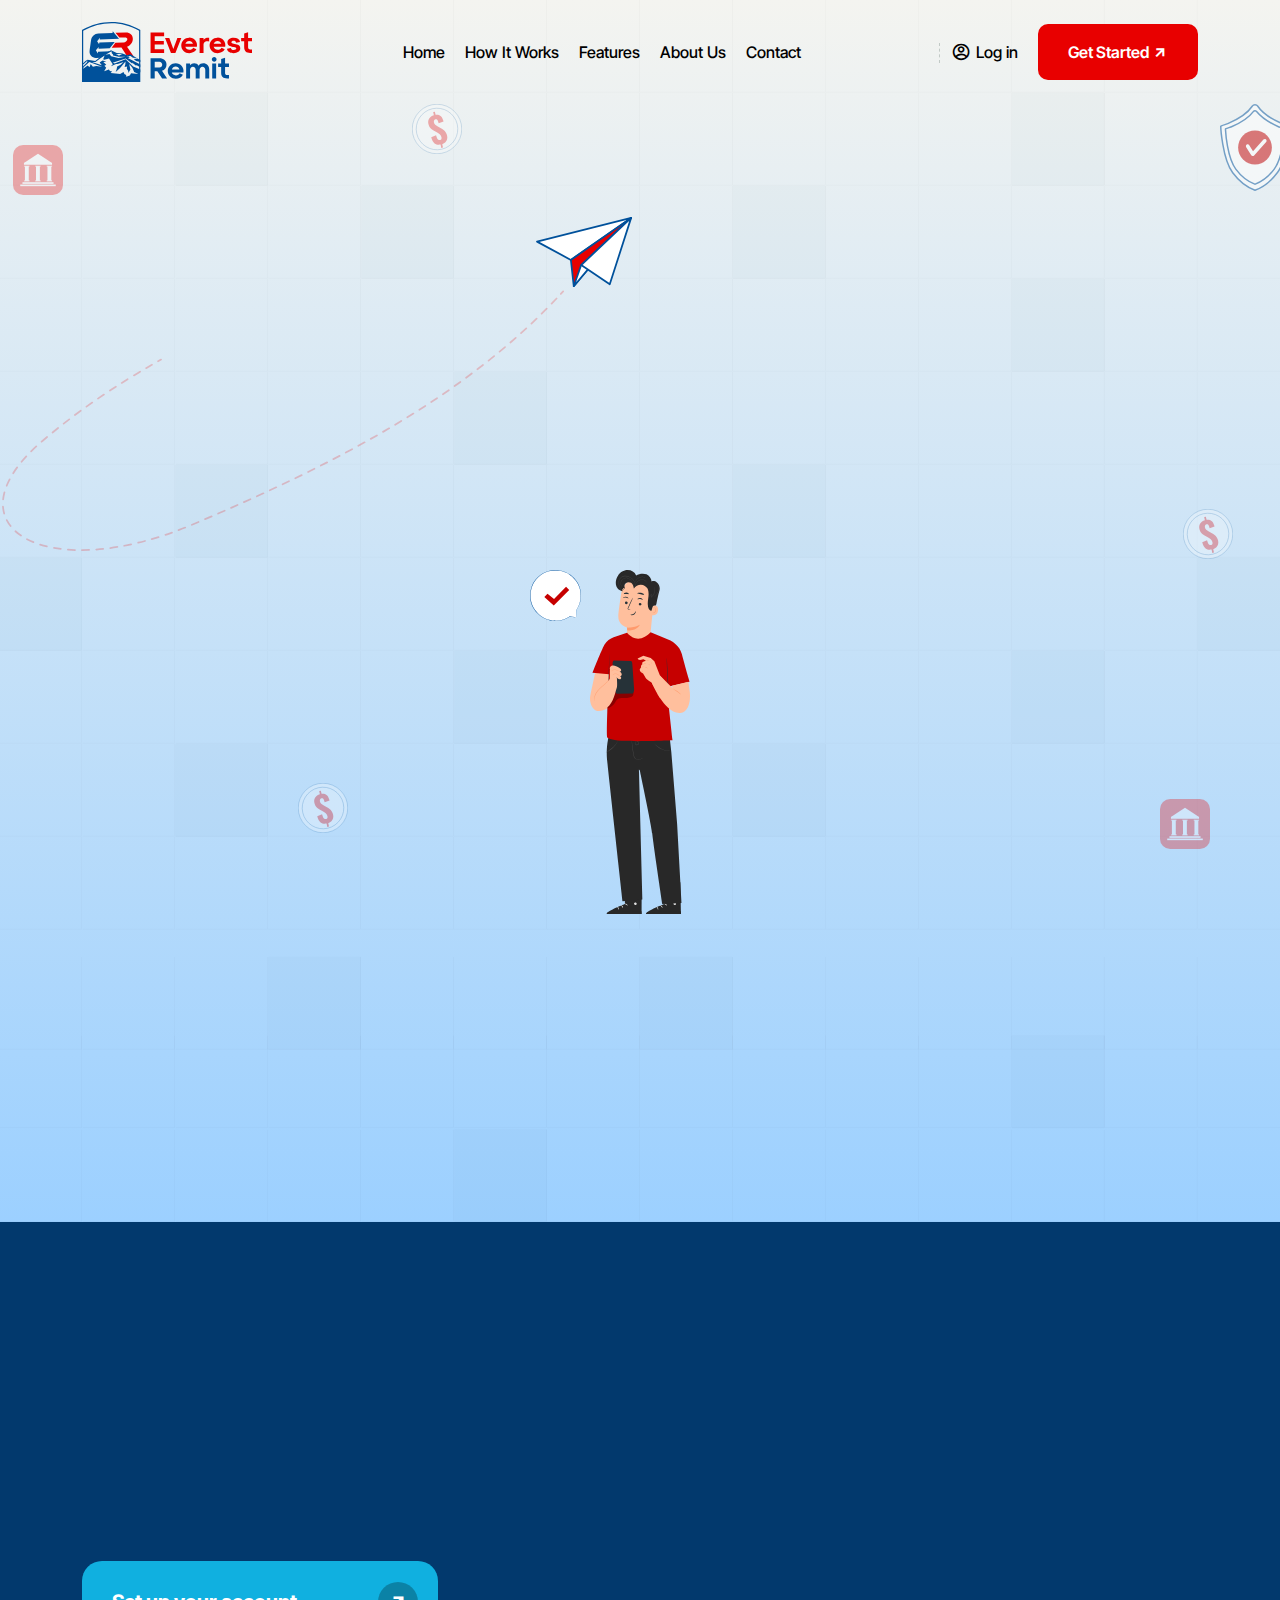
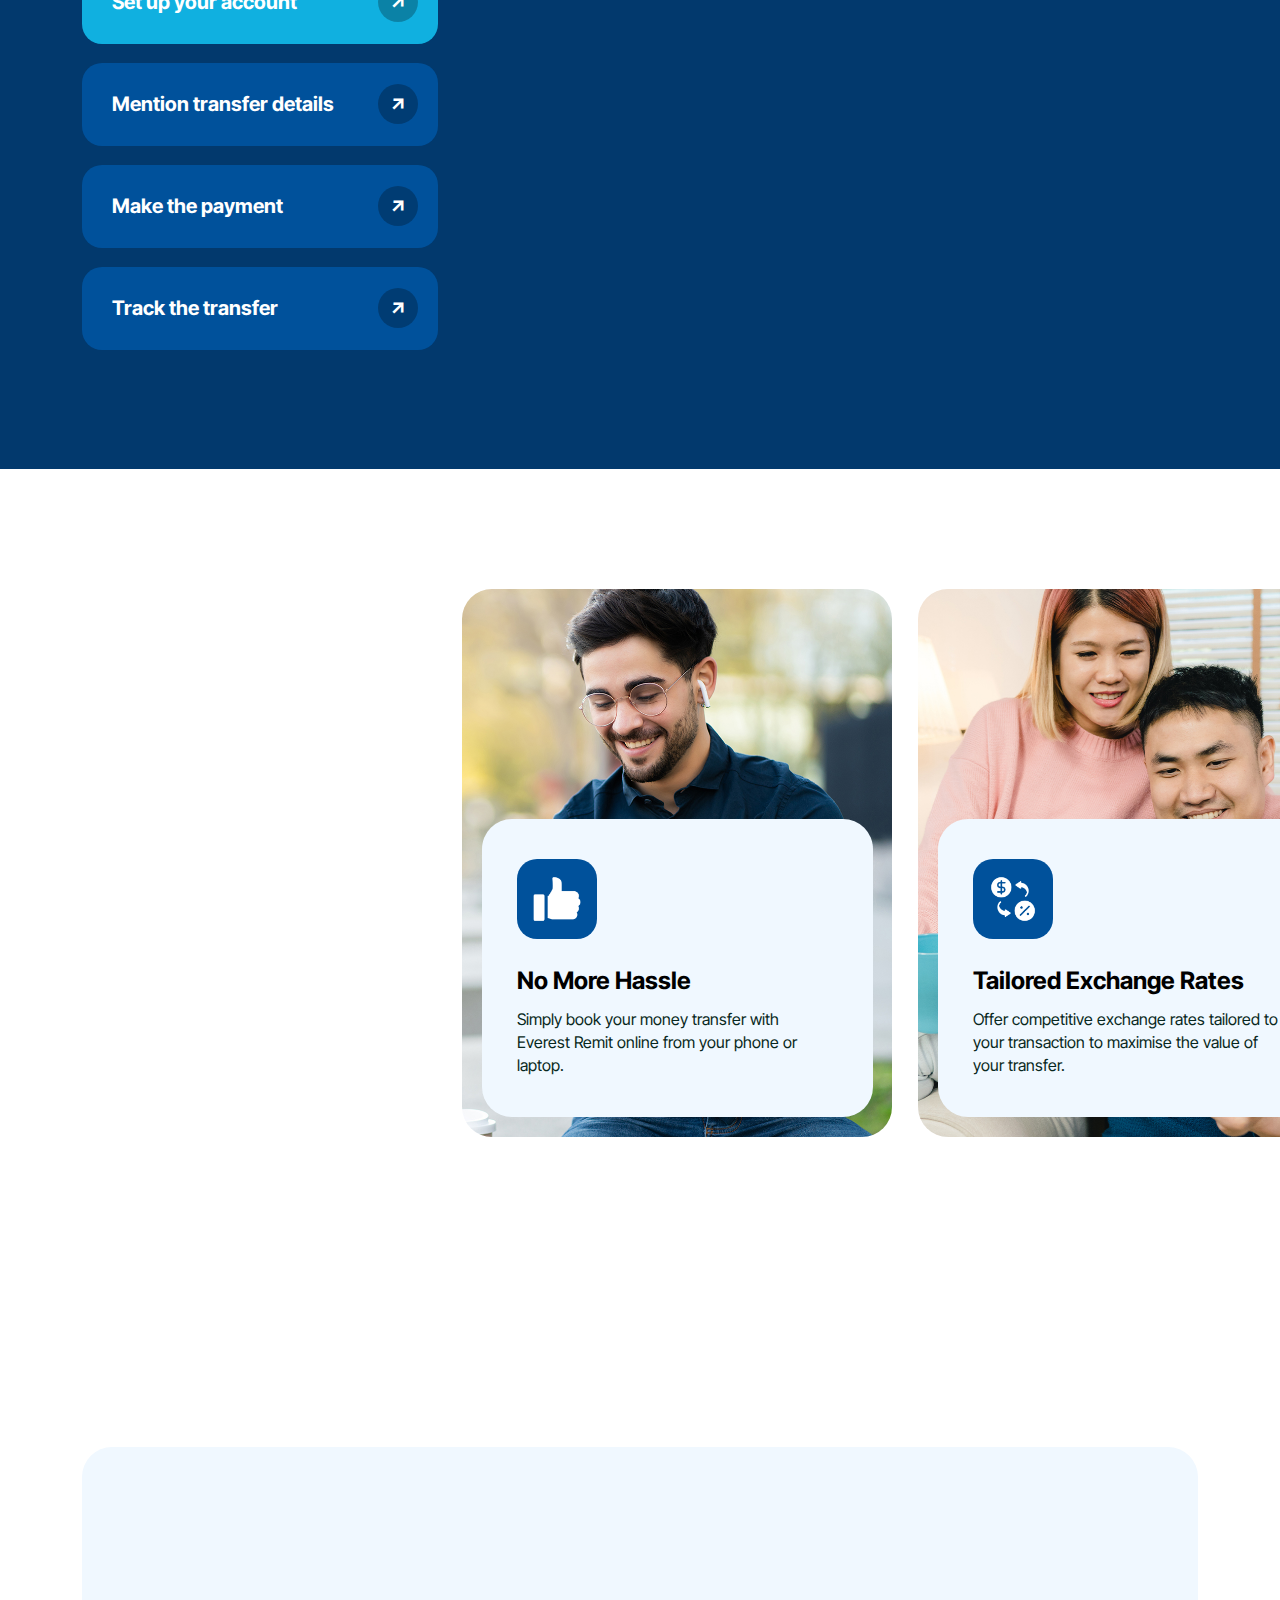
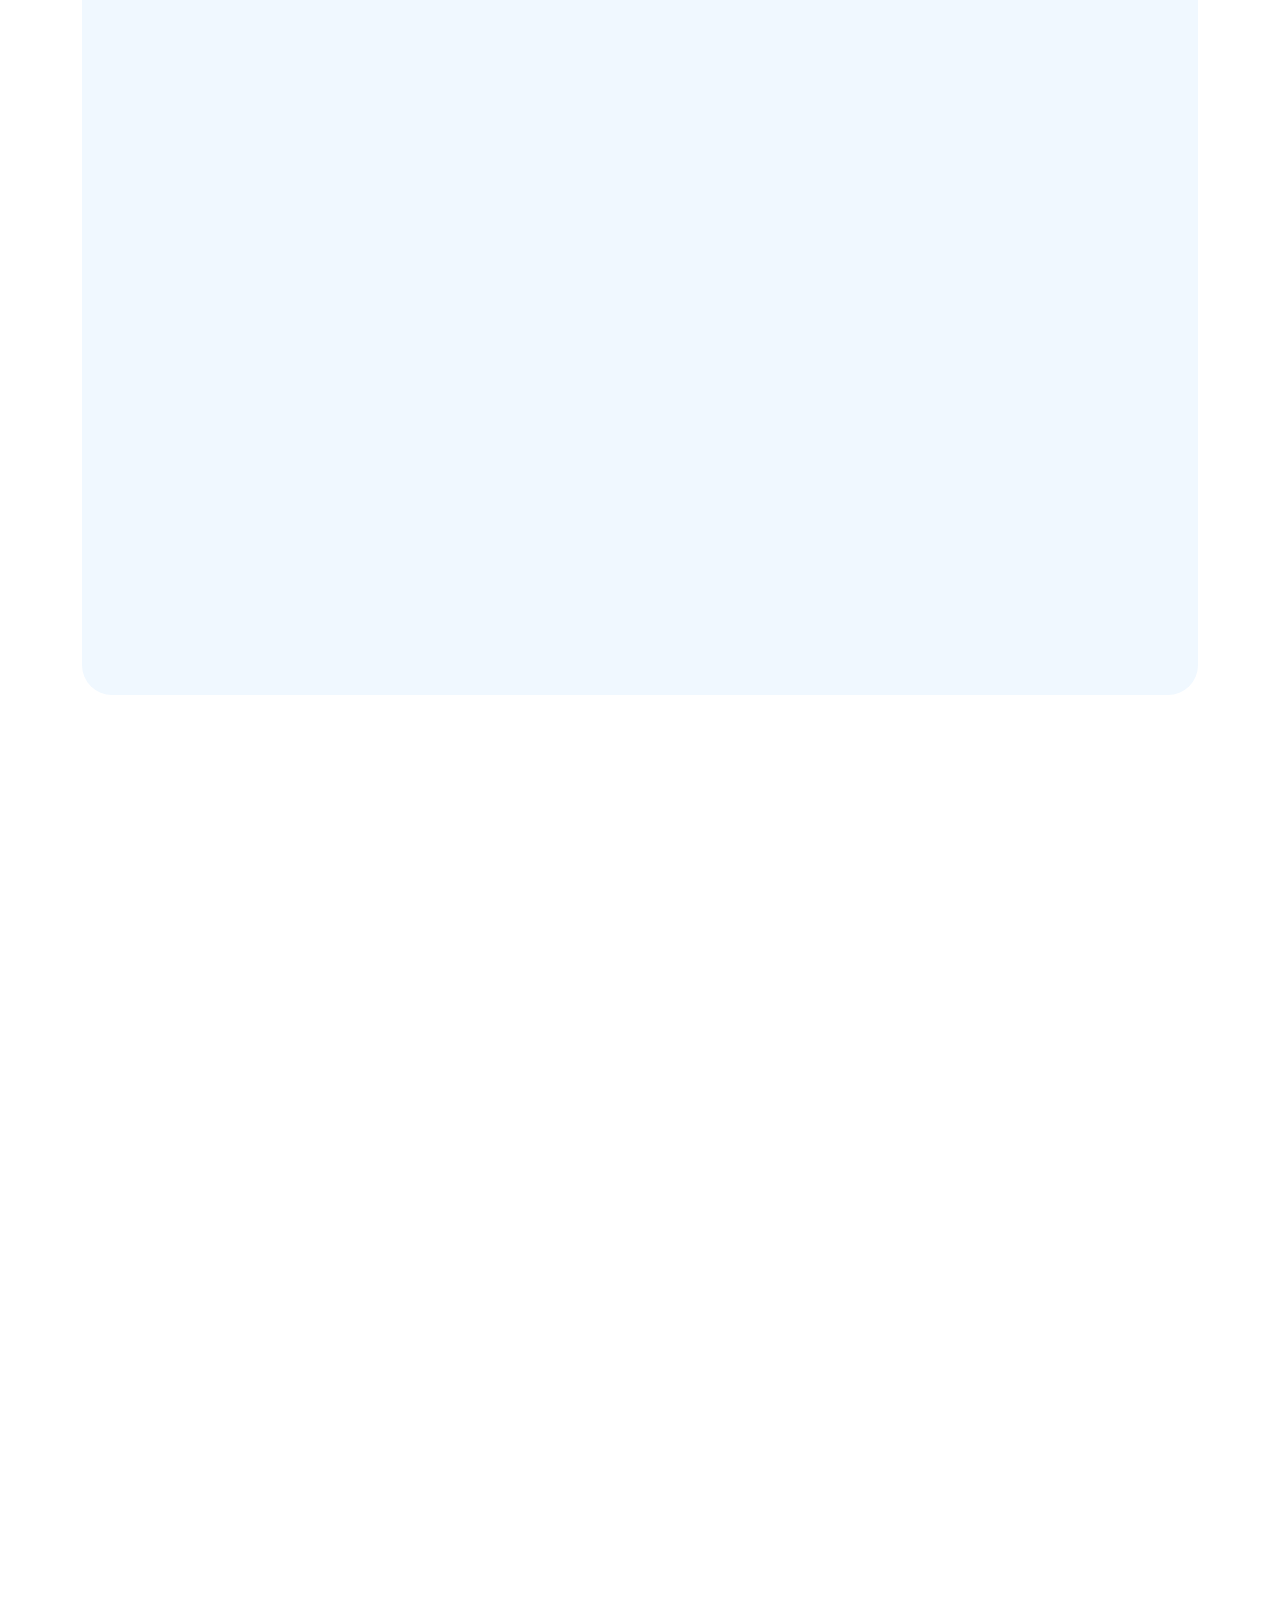
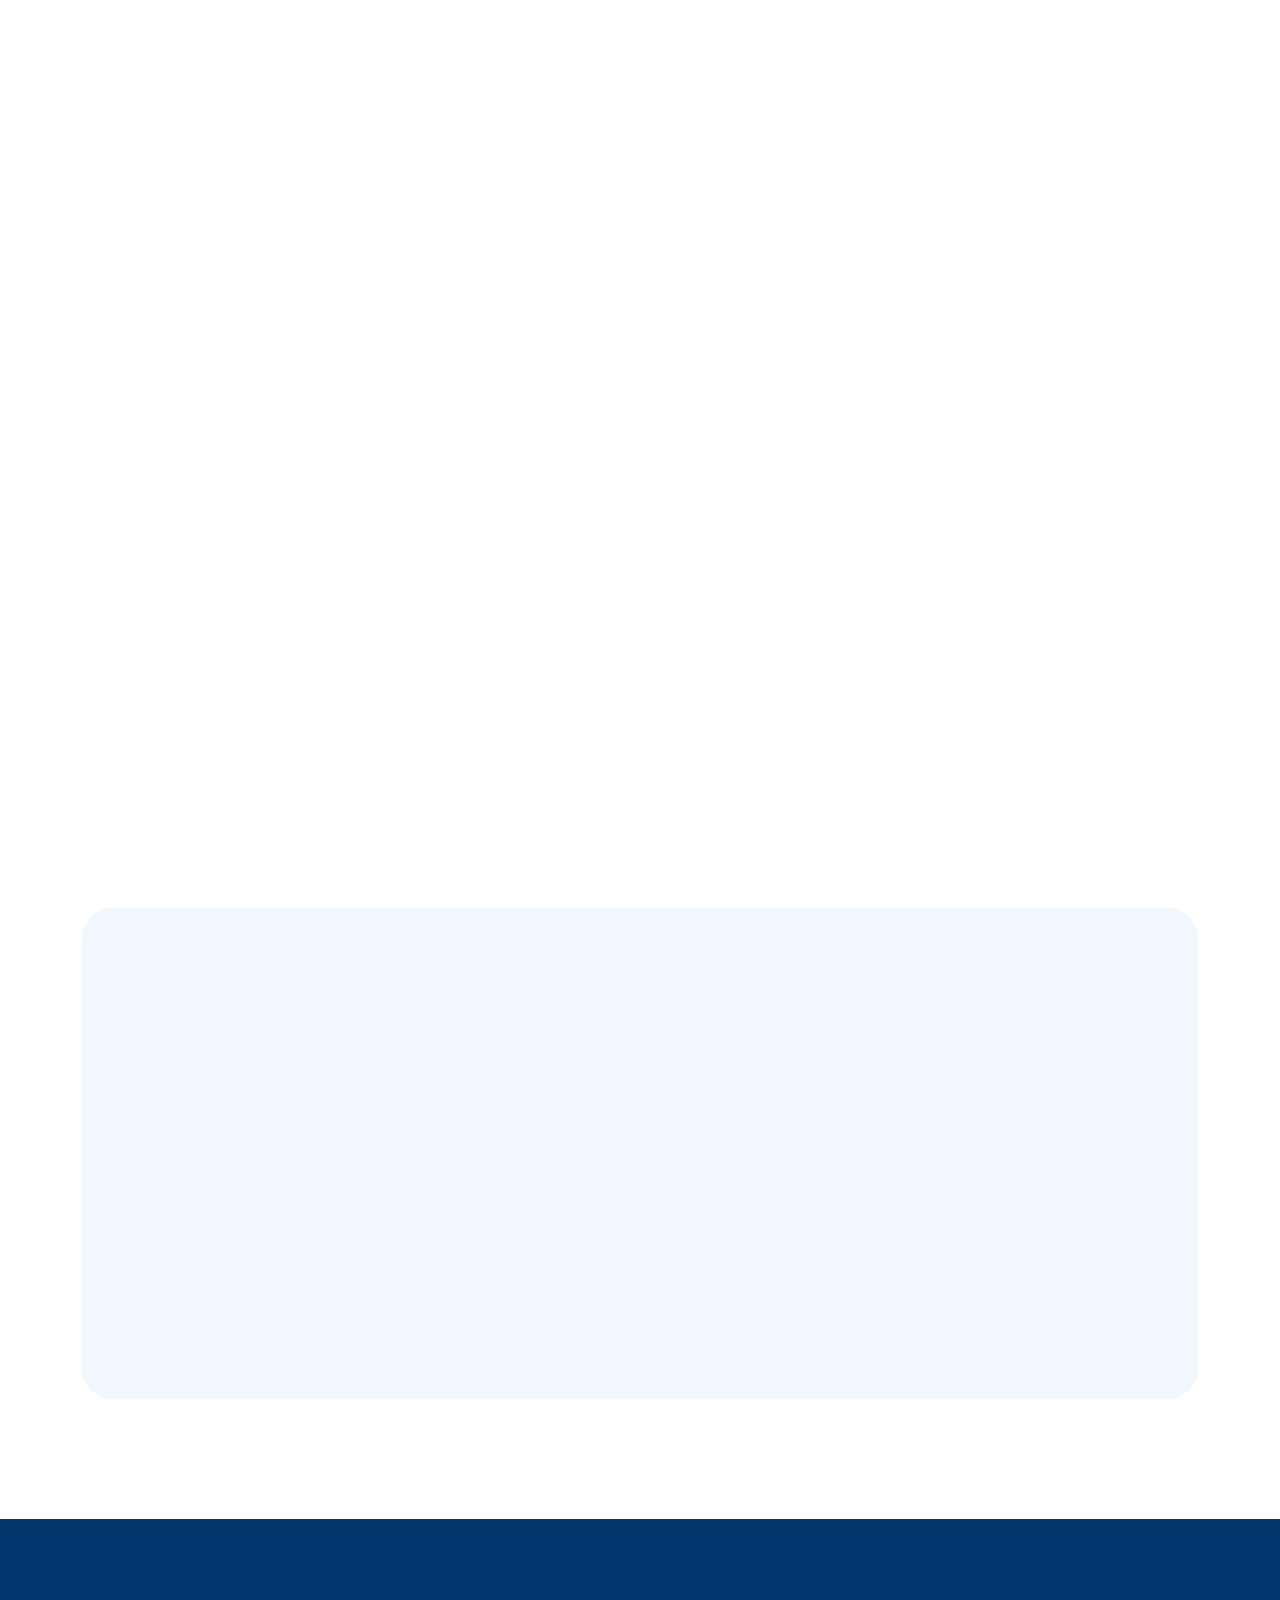
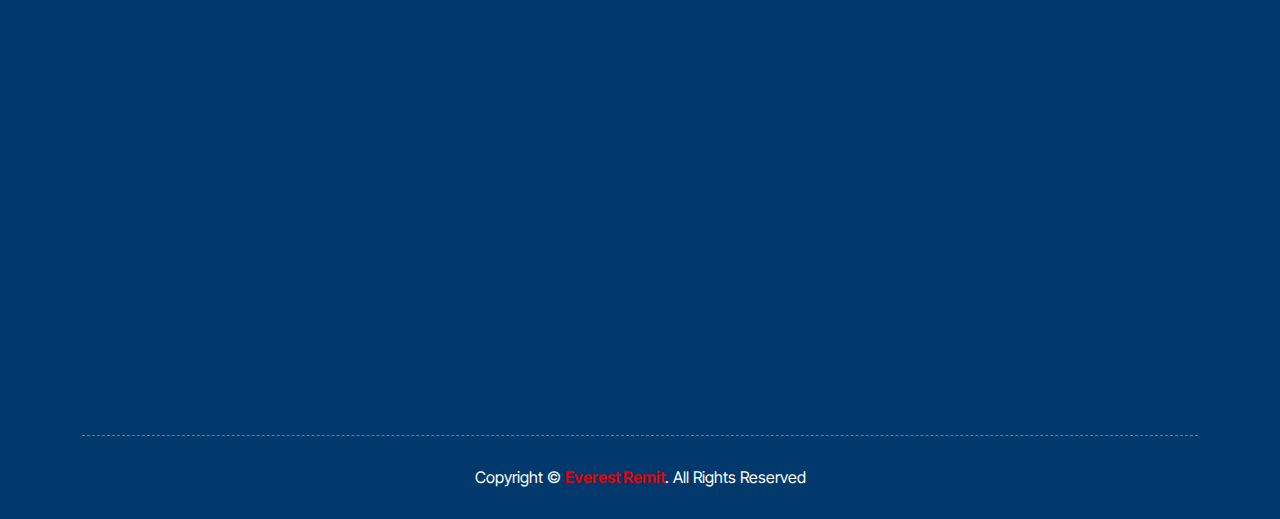
<file: index.html>
<!DOCTYPE html>
<html lang="zxx">
    <head>
        <!-- Meta Tags -->
        <meta charset="UTF-8">
        <meta http-equiv="X-UA-Compatible" content="IE=edge">
        <meta name="viewport" content="width=device-width, initial-scale=1">

        <!-- Essential CSS Files -->
        <link rel="stylesheet" href="assets/css/swiper-bundle.min.css">
        <link rel="stylesheet" href="assets/css/flaticon_finto.css">
        <link rel="stylesheet" href="assets/css/scrollCue.css">
        <link rel="stylesheet" href="assets/css/remixicon.css">
        <link rel="stylesheet" href="assets/css/style.css">
        <link rel="stylesheet" href="assets/css/responsive.css">
        <link rel="stylesheet" href="assets/css/semantic.min.css">
        <link rel="stylesheet" href="assets/css/form-widget.css">

        <!-- Title & Favicon -->
        <title>Everest Remit</title>
        <link rel="icon" type="image/png" href="assets/images/favicon.svg">
    </head>
    <body>
        <!-- Start Preloader Area -->
        <div class="preloader-area text-center position-fixed top-0 bottom-0 start-0 end-0" id="preloader">
            <div class="loader position-absolute start-0 end-0">
                <div class="wavy position-relative fw-light">
                    <span class="d-inline-block"><img src="assets/images/favicon.svg" alt="favicon"></span>
                    <span class="d-inline-block">E</span>
                    <span class="d-inline-block">R</span>
                    <!-- <span class="d-inline-block">T</span>
                    <span class="d-inline-block">O</span> -->
                </div>
            </div>
        </div>
        <!-- End Preloader Area -->

        <div class="top-header-info">
            <!-- Start Top Header Area -->
            <!-- <div class="top-header-area bg-color-0c3a30">
                <div class="container-fluid side-padding">
                    <div class="row">
                        <div class="col-lg-8 col-md-12">
                            <ul class="left-side">
                                <li><span>Smart Solution For Financial Needs</span></li>
                                <li><a href="tel:0018085550148"><i class="flaticon-phone-call"></i> <b>Call:</b> +001 (808) 5550148</a></li>
                                <li><a href="https://templates.hibootstrap.com/cdn-cgi/l/email-protection#670f020b0b0827010e0913084904080a"><i class="flaticon-email-1"></i> <b>Mail:</b> <span class="__cf_email__" data-cfemail="86eee3eaeae9c6e0efe8f2e9a8e5e9eb">[email&#160;protected]</span></a></li>
                            </ul>
                        </div>
                        <div class="col-lg-4 col-md-12">
                            <ul class="right-side">
                                <li><a href="#">Support</a></li>
                                <li><a href="#">Help</a></li>
                                <li>
                                    <div class="flag position-relative">
                                        <img class="rounded-circle" src="assets/images/svg/flag.svg" alt="image">
                                        <select class="form-select" aria-label="Default select example">
                                            <option selected>English</option>
                                            <option value="1">Arabic</option>
                                            <option value="2">Latin</option>
                                            <option value="3">China</option>
                                        </select>
                                    </div>
                                </li>
                            </ul>
                        </div>
                    </div>
                </div>
            </div> -->
            <!-- End Top Header Area -->

            <!-- Start Navbar Area -->
            <nav class="navbar navbar-expand-lg bg-color-ffffff" id="navbar">
                <div class="container-fluid side-padding position-relative">
                    <a class="navbar-brand logo-brand p-0" href="#home">
                        <img src="assets/images/logo.svg" alt="image">
                    </a>
                    <a class="navbar-toggler" data-bs-toggle="offcanvas" href="#navbarOffcanvas" role="button"
                        aria-controls="navbarOffcanvas">
                        <span class="burger-menu">
                            <span class="top-bar"></span>
                            <span class="middle-bar"></span>
                            <span class="bottom-bar"></span>
                        </span>
                    </a>

                    <div class="collapse navbar-collapse" id="navbarSupportedContent">
                        <ul class="navbar-nav mx-auto">
                            <li class="nav-item">
								<a class="nav-link" href="#home">
                                    Home
                                </a>
                            </li>
							
							<li class="nav-item">
								<a class="nav-link" href="#how-it-works">
                                    How It Works
                                </a>
                            </li>					
							
							
							<li class="nav-item">
								<a class="nav-link" href="#features">
                                    Features
                                </a>
                            </li>
							
							<li class="nav-item">
								<a class="nav-link" href="#about-us">
                                    About Us
                                </a>
                            </li>

                            <li class="nav-item">
                                <a class="nav-link" href="#contact">
                                    Contact
                                </a>
                            </li>
                        </ul>
                    </div>

                    <div class="others-options">
                        <ul class="d-flex align-items-center ps-0 mb-0 list-unstyled">
                            <li>
                                <a href="/Login" class="search-btn login"><i class="ri-account-circle-line"></i> Log in</a>
                            </li>
                            <li>
                                <a href="/Register" class="default-btn">Get Started <i class="ri-arrow-right-up-line"></i></a>
                            </li>
                        </ul>
                    </div>
                </div>
            </nav>
            <!-- End Navbar Area -->
        </div>

        <!-- Start Mobile Navbar Area -->
        <div class="mobile-navbar offcanvas offcanvas-end border-0" data-bs-backdrop="static" tabindex="-1" id="navbarOffcanvas">
            <div class="offcanvas-header">
                <a href="#home" class="logo d-inline-block">
                    <img src="assets/images/logo.svg" alt="logo">
                </a>

                <button type="button" class="close-btn bg-transparent position-relative lh-1 p-0 border-0" data-bs-dismiss="offcanvas" aria-label="close">
                    <i class="ri-close-fill"></i>
                </button>
            </div>

            <div class="offcanvas-body">
                <ul class="mobile-menu">
                    <li class="mobile-menu-list active without-icon">
                        <a class="nav-link" href="#home">
							Home
						</a>
                    </li>

                    <li class="mobile-menu-list without-icon">
                        <a class="nav-link" href="#how-it-works">
							How It Works
						</a>
                    </li>
                
                    <li class="mobile-menu-list without-icon">
                        <a class="nav-link" href="#features">
							Features
                        </a>
                    </li>
					
					<li class="mobile-menu-list without-icon">
                        <a class="nav-link" href="#about-us">
							About Us
                        </a>
                    </li>

                    <li class="mobile-menu-list without-icon">
                        <a href="./index.html#contact" class="nav-link">
                            Contact
                        </a>
                    </li>
                </ul>

                <!-- Others options -->
                <div class="others-options">
                    <ul class="d-flex align-items-center ps-0 mb-0 list-unstyled">
                        <li>
                            <a href="/Login class="search-btn login"><i class="ri-account-circle-line"></i> Log in</a>
                        </li>
                        <li>
                            <a href="/Register" class="default-btn">Get Started <i class="ri-arrow-right-up-line"></i></a>
                        </li>
                    </ul>
                </div>
            </div>
        </div>
        <!-- End Mobile Navbar Area -->


        <!-- Start Main Banner Area -->
        <div id="home" 
            class="main-banner-area overflow-hidden position-relative" 
            style="background-image: url(assets/images/hero/hero-image-1.svg)"
        >
            <div class="container-fluid side-padding pb-100 hero-section">
                <div class="animated-icons">
                    <div class="icons-cont">
                        <div class="icon">
                            <img class="tick animate-x" src="./assets/images/animated-icons/tick.svg" alt="">
                            <img src="./assets/images/animated-icons/men.svg" alt="">
                        </div>
                        <img class="arrow" src="./assets/images/animated-icons/arrow.svg" alt="">
                        <img class="icon bank1 animate-y" src="./assets/images/animated-icons/bank.svg" alt="">
                        <img class="icon bank2 animate-y" src="./assets/images/animated-icons/bank.svg" alt="">
                        <img class="icon dollar1 animate-x" src="./assets/images/animated-icons/dollar.svg" alt="">
                        <img class="icon dollar2 animate-y" src="./assets/images/animated-icons/dollar.svg" alt="">
                        <img class="icon dollar3 animate-x" src="./assets/images/animated-icons/dollar.svg" alt="">
                        <img class="icon secure animate-y" src="./assets/images/animated-icons/secure.svg" alt="">
                    </div>
                </div>

                <div class="row align-items-center justify-content-between">
                    <div class="col-xl-5 col-lg-12" data-cues="slideInRight" data-duration="800">
                        <div class="main-banner-content">
                            <span class="sub-t">EVEREST REMIT</span>
                            <h1>Facilitating<span><img src="assets/images/svg/your.svg" alt="image"> Swift</span> Money Transfers To Nepal</h1>
                        </div>
                    </div>
                    <div class="col-xl-5 col-lg-12" data-cues="slideInLeft" data-duration="800">
						<div class="banner-card bg-color-ffffff radius-30 position-relative">
							<div class="money-form">
							  <div class="form-bg">
								<div class="gifoverlay" style="display: none;">
								  <div id="status"></div>
								</div>
								<div class="row">
								  <div class="col">
									<div class="form-group- clearfix">
									  <div id="step-1" class="wizard-content amttab">
										<div class="row justify-content-center">
										  <div class="col">
											<div class="row">
											  <div class="col">
												<div class="row">
												  <div class="col-md-12 send-form">
													<div class="form-group clearfix">
													  <div class="wizard-row field-row currency1">
														<div class="row align-items-center">
														  <div class="col">
															<h5>You send</h5>
															<input class="form-control blue" onkeypress="return isNumberKey(event);" id="amountfrom" type="text" value="1000" fdprocessedid="gylbi">
														  </div>
														  <div class="col col-auto snd-btn">
															<div class="ui fluid search selection dropdown custom-drop fromrecipient-box">
															  <input type="hidden" name="currencyfrom" id="currencyfrom" value="AUD">
															  <input class="search" tabindex="0" fdprocessedid="cz6sf">
															  <div class="text symbolfrom">
																<i class="au flag"></i>AUD <span>Australian Dollar</span>
															  </div>
															  <i class="dropdown icon"></i>
															  <div class="menu lg-menu cfrom" tabindex="-1">
																<div onclick="return CC(this,'from',1,0);" class="item active selected" data-cntid="4" data-id="37" data-value="AUD">
																  <i class="au flag"></i>AUD <span>Australian Dollar</span>
																</div>
															  </div>
															</div>
														  </div>
														</div>
														<div class="alert alert-danger hide"></div>
													  </div>
													</div>
												  </div>
												  <div class="col-md-12">
													<ul class="calculation-values-wrap seecalc">
													  <li class="calculation-breakdown toggle-calc seetop1 hide" style="display: list-item;">
														<a href="javascript:void(0);">See calculation</a>
														<span class="cal-divider"></span>
													  </li>
													  <li class="calculation-breakdown-value hideli seetop" style="display: list-item;">
														<span id="companyfee">0 AUD</span>
														<span>
														  <div class="ui selection dropdown" tabindex="-1">
															<input type="hidden" id="hdnpaymenttype" value="2">
															<i class="dropdown icon"></i>
															<div class="text">Account Transfer</div>
															<div class="menu lg-menu drppaymenttypes" tabindex="-1">
															  <div class="item active selected" onclick="return CC(this,'from',0,1);" data-value="2" data-text="Account Transfer">Account Transfer <span>0 AUD fee</span>
															  </div>
															</div>
														  </div> fee
														</span>
														<div class="cal-divider"></div>
													  </li>
													  <li class="calculation-breakdown-value hideli seetop" style="display: list-item;">
														<span id="ourtotalfee">0 AUD</span>
														<span class="normal-text">Our fee</span>
														<div class="cal-divider"></div>
													  </li>
													  <li class="calculation-breakdown-value seetop twfeecontainer" style="display: none;">
														<span id="twfee"></span>
														<span class="normal-text">Transfer Wise fee</span>
														<div class="cal-divider"></div>
													  </li>
													  <li class="calculation-breakdown-value cross-ico">
														<span class="d-flex">1 AUD = <span id="convertrate">88</span>NPR </span>
														<span id="guaranteedrates" class="normal-text guaranteedrate-">Conversion Rate</span>
														<div class="ui special popup">
														  <div class="header">Conversion Rate</div>
														  <p class="content" id="guaranteedratecontent">You’ll get this rate as long as we receive your 1000 AUD within the next 24 hours.</p>
														  <a href="javascript:void(0);">Learn More</a>
														</div>
														<div class="cal-divider"></div>
													  </li>
													  <li class="calculation-breakdown-value minus-ico">
														<span>
														  <strong id="fees" >5 AUD</strong>
														  <!-- <br>
														  <strong id="feess" class="fees_t">Special offer</strong> -->
														</span>
														<span class="normal-text">
														  Total Fees
														</span>
														<div class="cal-divider"></div>
													  </li>
													  <li class="calculation-breakdown-value equal-val">
														<span id="convertamount">995.00 AUD</span>
														<span class="normal-text">Total amount will convert</span>
														<div class="cal-divider"></div>
													  </li>
													</ul>
												  </div>
												  <div class="col-md-12">
													<div class="form-group clearfix">
													  <div class="wizard-row field-row currency2">
														<div class="row align-items-center">
														  <div class="col">
															<h5>Recipient gets</h5>
															<input class="form-control green" type="text" onkeypress="return isNumberKey(event);" value="89520.00" id="amountto" fdprocessedid="p2kxzw">
															<!-- You Can Add Class lock to display Lock icon-->
														  </div>
														  <div class="col col-auto snd-btn">
															<div class="ui fluid search selection dropdown recipient-box custom-drop">
															  <input type="hidden" name="currencyto" id="currencyto" value="NPR">
															  <input class="search" tabindex="0" fdprocessedid="zwewga">
															  <div class="text symbolto">
																<i class="np flag"></i>NPR <span>Nepalese Rupee</span>
															  </div>
															  <i class="dropdown icon"></i>
															  <div class="menu lg-menu cto" tabindex="-1">
																<div onclick="return CC(this,'to',1,0);" class="item active selected" data-cntid="8" data-id="19" data-value="NPR">
																  <i class="np flag"></i>NPR <span>Nepalese Rupee</span>
																</div>
															  </div>
															</div>
														  </div>
														</div>
														<div class="alert alert-danger hide"></div>
													  </div>
													</div>
												  </div>
												</div>
											  </div>
											</div>
										  </div>
										</div>
									  </div>
									</div>
								  </div>
								</div>
								<div class="row m-0 mt-2 sm-margin send-bottom">
								  <div class="col">
									<p class="mb-0 hide" id="processingdays">Should arrive <strong>by Jun 5</strong>
									</p>
									<p class="hide"> By continuing you accept our <a href="/Terms">Terms of Use</a>
									</p>
									<a type="" class="btn w-100 default-btn mt-3" href="/Login">Start Transaction</a>
								  </div>
								</div>
							  </div>
							  <!--main_bank-->
							</div>
						</div><!--banner-card-->                         
                    </div>
                </div>
            </div>

            <div class="card-area">
                <div class="container-fluid side-padding">
                    <div class="row g-4 justify-content-center" data-cues="slideInUp" data-duration="800">
                        <div class="col-xl-4 col-lg-6 col-md-6">
                            <div class="banner-card bg-color-ffffff radius-30">
                                <div class="flex-warp position-relative">
                                    <i>
                                        <!-- <img src="./assets/images/icons/one-stop-solution.png" alt="image"> -->
                                        <img src="assets/images/icons/trusted-banking-alliances.png" alt="image">
                                    </i>
                                    <h3>Enhanced Financial Security</h3>
                                </div>
								<p class="mb-0">2FA and constant monitoring protect transactions and ensure safety.</p>
                            </div>
                        </div>
                        <div class="col-xl-4 col-lg-6 col-md-6">
                            <div class="banner-card part-two bg-color-9edd05 radius-30 position-relative">
                                <div class="flex-warp position-relative">
                                    <i>
                                        <img src="assets/images/icons/transparent-pricing.png" alt="image">
                                    </i>
                                    <h3>Transparent Pricing</h3>
                                </div>
                                <p class="mb-0">Competitive AUD to NPR exchange rates with no hidden fees.</p>
                            </div>
                        </div>
                        <div class="col-xl-4 col-lg-6 col-md-6">
                            <div class="banner-card part-three- bg-color-ffffff radius-30 position-relative">
                                <div class="flex-warp position-relative">
                                    <i>
                                        <!-- <img src="assets/images/icons/trusted-banking-alliances.png" alt="image"> -->
                                        <img src="./assets/images/icons/group.png" alt="image">
                                    </i>
                                    <h3>Dedicated Support Team</h3>
                                </div>
								<p class="mb-0">Available 24/7 to assist with all queries and concerns.</p>
                                <!-- <i class="flaticon-star-5 star-5 moveHorizontal_reverse"></i> -->
                            </div>
                        </div>
                    </div>
                </div>
            </div>
        </div>
        <!-- End Main Banner Area -->
		
		<!-- Start How It Works Area -->
        <div id="how-it-works" class="how-it-works-area bg-color-0c3a30 pt-120 pb-120">
            <div class="container">
                <div class="about-top mb-5">
                    <div class="row align-items-center">
                        <div class="col-lg-7 col-md-7" data-cues="slideInRight" data-duration="800">
                            <div class="section-heading mb-0">
                                <span class="sub-title text-white">HOW IT WORKS</span>
                                <h2 class="text-white mb-0">Sending Money Is <span><img src="assets/images/svg/lines-1.svg" alt="image">Easier</span> Than Ever With Everest Remit</h2>
                                <!-- <h2 class="text-white mb-0">Sending Money <span><img src="assets/images/svg/lines-1.svg" alt="image">Securely</span> <br>  Across Borders to Nepal</h2> -->
                            </div>
                        </div>
                        <div class="col-lg-5 col-md-5" data-cues="slideInLeft" data-duration="800">
                            <div class="content">
                                <p class="text-white">Follow our 4-step process to send money to Nepal from Australia. From setting up an account to successfully carrying out the money transfer, our portal is designed for your convenience.</p>
                            </div>
                        </div>
                    </div>
                </div>
                <div class="row align-items-end">
                    <div class="col-xl-4 col-lg-12">
                        <div class="works-btn">
                            <ul class="nav nav-tabs" id="myTab" role="tablist">
                                <li class="nav-item" role="presentation">
                                    <button class="nav-link active" id="crea-tab" data-bs-toggle="tab" data-bs-target="#crea-tab-pane" type="button" role="tab" aria-controls="crea-tab-pane" aria-selected="true">Set up your account <i class="ri-arrow-right-up-line"></i></button>
                                </li>
                                <li class="nav-item" role="presentation">
                                    <button class="nav-link" id="use-tab" data-bs-toggle="tab" data-bs-target="#use-tab-pane" type="button" role="tab" aria-controls="use-tab-pane" aria-selected="false">Mention transfer details <i class="ri-arrow-right-up-line"></i></button>
                                </li>
                                <li class="nav-item" role="presentation">
                                    <button class="nav-link" id="enj-tab" data-bs-toggle="tab" data-bs-target="#enj-tab-pane" type="button" role="tab" aria-controls="enj-tab-pane" aria-selected="false">Make the payment <i class="ri-arrow-right-up-line"></i></button>
                                </li>
                                <li class="nav-item" role="presentation">
                                    <button class="nav-link" id="mob-tab" data-bs-toggle="tab" data-bs-target="#mob-tab-pane" type="button" role="tab" aria-controls="mob-tab-pane" aria-selected="false">Track the transfer <i class="ri-arrow-right-up-line"></i></button>
                                </li>
                            </ul>
                        </div>
                    </div>
                    <div class="col-xl-8 col-lg-12">
                        <div class="tab-content" id="myTabContent">
                            <div class="tab-pane fade show active" id="crea-tab-pane" role="tabpanel" aria-labelledby="crea-tab" tabindex="0">
                                <div class="row g-4" data-cues="slideInUp" data-duration="200">
                                    <div class="col-lg-6">
                                        <div class="single-works-image">
                                            <img src="./assets/images/howItWorks/phn1.png" alt="image">
                                        </div>
                                    </div>
                                    <div class="col-lg-6">
                                        <div class="single-works-card bg-color-29594b radius-30">
                                            <!-- <i class="flaticon-payment-method-1 method"></i> -->
                                             <div class="method">
                                                <img src="./assets/images/icons/setup-account.png" alt="">
                                             </div>
                                            <h3 class="text-white">Set up your account</h3>
                                            <p class="text-white">Start by entering your phone number and email address to create an account on the Everest Remit portal.</p>
                                            <a href="/Register" class="default-btn two">Sign Up Now <i class="ri-arrow-right-up-line"></i></a>
                                        </div>
                                    </div>
                                </div>
                            </div>
                            <div class="tab-pane fade" id="use-tab-pane" role="tabpanel" aria-labelledby="use-tab" tabindex="0">
                                <div class="row" data-cues="slideInUp" data-duration="200">
                                    <div class="col-lg-6">
                                        <div class="single-works-image">
                                            <img src="./assets/images/howItWorks/phn2.png" alt="image">
                                        </div>
                                    </div>
                                    <div class="col-lg-6">
                                        <div class="single-works-card bg-color-29594b radius-30">
                                            <!-- <i class="flaticon-tablet method"></i> -->
                                            <div class="method">
                                                <img src="./assets/images/icons/mention-transfer-details.png" alt="">
                                             </div>
                                            <h3 class="text-white">Mention transfer details</h3>
                                            <p class="text-white">Enter the recipient's name, address, phone number, and bank account information to initiate the transfer.</p>
                                            <a href="/Register" class="default-btn two">Sign Up Now <i class="ri-arrow-right-up-line"></i></a>
                                        </div>
                                    </div>
                                </div>
                            </div>
                            <div class="tab-pane fade" id="enj-tab-pane" role="tabpanel" aria-labelledby="enj-tab" tabindex="0">
                                <div class="row" data-cues="slideInUp" data-duration="200">
                                    <div class="col-lg-6">
                                        <div class="single-works-image">
                                            <img src="./assets/images/howItWorks/phn3.png" alt="image">
                                        </div>
                                    </div>
                                    <div class="col-lg-6">
                                        <div class="single-works-card bg-color-29594b radius-30">
                                            <!-- <i class="flaticon-payment-method-2 method"></i> -->
                                            <div class="method">
                                                <img src="./assets/images/icons/make-the-payment.png" alt="">
                                             </div>
                                            <h3 class="text-white">Make the payment</h3>
                                            <p class="text-white">Mention the amount you wish to send and transfer the funds; after that, we will handle the rest.</p>
                                            <a href="/Register" class="default-btn two">Sign Up Now <i class="ri-arrow-right-up-line"></i></a>
                                        </div>
                                    </div>
                                </div>
                            </div>
                            <div class="tab-pane fade" id="mob-tab-pane" role="tabpanel" aria-labelledby="mob-tab" tabindex="0">
                                <div class="row"  data-cues="slideInUp" data-duration="200">
                                    <div class="col-lg-6">
                                        <div class="single-works-image">
                                            <img src="./assets/images/howItWorks/phn4.png" alt="image">
                                        </div>
                                    </div>
                                    <div class="col-lg-6">
                                        <div class="single-works-card bg-color-29594b radius-30">
                                            <!-- <i class="flaticon-businessman-4 method"></i> -->
                                            <div class="method">
                                                <img src="./assets/images/icons/track-transfer.png" alt="">
                                             </div>
                                            <h3 class="text-white">Track the transfer</h3>
                                            <p class="text-white">Track the real-time status of your transfer online or via the mobile application and even receive notifications at every step of the way.</p>
                                            <a href="/Register" class="default-btn two">Sign Up Now <i class="ri-arrow-right-up-line"></i></a>
                                        </div>
                                    </div>
                                </div>
                            </div>
                        </div>
                    </div>
                </div>
            </div>
        </div>
        <!-- End How It Works Area -->

        <!-- Start Services Area -->
        <div id="features" class="services-area pt-120  position-relative overflow-hidden">
            <div class="container left-padding">
                <div class="row align-items-center">
                    <div class="col-xl-4 col-lg-12" data-cues="slideInLeft" data-duration="800">
                        <div class="section-heading position-relative mb-0">
                            <span class="sub-title">IMPRESSIVE CAPABILITIES!</span>
                            <!-- <h2>Syncing <span><img src="assets/images/svg/lines-2.svg" alt="">Your</span> Finances</h2> -->
                            <h2>Key <span><img src="assets/images/svg/lines-2.svg" alt="">features</span> of our remittance services</h2>
                            <p class="mb-5">Here are the features of remittance services that make your money transfer experience not just the best, but the very best.</p>

                            <a href="/Register" class="default-btn two">Make Instant Transfers <i class="ri-arrow-right-up-line"></i></a>

                            <div class="services-btn">
                                <div class="swiper-button-next">
                                    <i class="ri-arrow-right-line"></i>
                                </div>
                                <div class="swiper-button-prev">
                                    <i class="ri-arrow-left-line"></i>
                                </div>
                            </div>
                        </div>
                    </div>
                    <div class="col-xl-8 col-lg-12">
                        <div class="services-items">
                            <div class="swiper services-slide">
                                <div class="swiper-wrapper">
                                    <div class="swiper-slide">
                                        <div class="services-card position-relative">
                                            <img class="radius-30" src="assets/images/service/no-more-hassle.jpg" alt="image">
                                            <div class="services-card-body bg-color-fffaeb radius-30">
                                                <!-- <i class="flaticon-businessman-5 businessman"></i> -->
                                                <div class="businessman">
                                                    <img src="./assets/images/icons/no-more-hassle.png" alt="">
                                                 </div>
                                                <h3>No More Hassle
                                                </h3>
                                                <p class="mb-0">Simply book your money transfer with Everest Remit online from your phone or laptop.</p>
                                                <!-- <a href="#0" class="read-more">Read More <i class="ri-arrow-right-up-line"></i></a> -->
                                            </div>
                                        </div>
                                    </div>
                                    <div class="swiper-slide">
                                        <div class="services-card position-relative">
                                            <img class="radius-30" src="assets/images/service/tailored-exchange-rates.jpg" alt="image">
                                            <div class="services-card-body bg-color-fffaeb radius-30">
                                                <!-- <i class="flaticon-browser-1 businessman"></i> -->
                                                <div class="businessman">
                                                    <img src="./assets/images/icons/tailored-exchange-rates.png" alt="">
                                                 </div>
                                                <h3>Tailored Exchange Rates
                                                </h3>
                                                <p class="mb-0">Offer competitive exchange rates tailored to your transaction to maximise the value of your transfer.</p>
                                                <!-- <a href="#0" class="read-more">Read More <i class="ri-arrow-right-up-line"></i></a> -->
                                            </div>
                                        </div>
                                    </div>
                                    <div class="swiper-slide">
                                        <div class="services-card position-relative">
                                            <img class="radius-30" src="assets/images/service/secure-and-safe.jpg" alt="image">
                                            <div class="services-card-body bg-color-fffaeb radius-30">
                                                <!-- <i class="flaticon-laptop-1 businessman"></i> -->
                                                <div class="businessman">
                                                    <img src="./assets/images/icons/secure-safe.png" alt="">
                                                 </div>
                                                <h3>Secure And Safe
                                                </h3>
                                                <p class="mb-0">Utilise the latest authentication technologies and fraud monitoring functionalities for safe transactions. </p>
                                                <!-- <a href="#0" class="read-more">Read More <i class="ri-arrow-right-up-line"></i></a> -->
                                            </div>
                                        </div>
                                    </div>
                                    <div class="swiper-slide">
                                        <div class="services-card position-relative">
                                            <img class="radius-30" src="assets/images/service/speedy-transfers.jpg" alt="image">
                                            <div class="services-card-body bg-color-fffaeb radius-30">
                                                <!-- <i class="flaticon-businessman-5 businessman"></i> -->
                                                <div class="businessman">
                                                    <img src="./assets/images/icons/speedy-transfers.png" alt="">
                                                 </div>
                                                <h3>Speedy Transfers
                                                </h3>
                                                <p class="mb-0">With Everest Remit, your money will reach your loved ones in less than 24 hours after completing the transfer.</p>
                                                <!-- <a href="#0" class="read-more">Read More <i class="ri-arrow-right-up-line"></i></a> -->
                                            </div>
                                        </div>
                                    </div>
                                    
                                </div>
                            </div>
                        </div>
                    </div>
                </div>
            </div>
        </div>
        <!-- End Services Area -->

        <!-- Start About Us Area -->
        <div id="about-us" class="about-us-area pb-120 pt-120 overflow-hidden">
            <div class="container">
                <div class="about-top mb-5">
                    <div class="row align-items-center" data-cues="slideInUp" data-duration="800">
                        <div class="col-lg-7 col-md-7">
                            <div class="section-heading mb-0">
                                <span class="sub-title">ABOUT US</span>
                                <!-- <h2 class="mb-0">Sending Love and Money Across Borders To <span><img src="assets/images/svg/lines-3.svg" alt="image">Nepal</span></h2> -->
                                <h2 class="mb-0">Sending Money <span><img src="assets/images/svg/lines-1.svg" alt="image">Securely</span>  Across Borders to Nepal</h2>
                            </div>
                        </div>
                        <div class="col-lg-5 col-md-5">
                            <div class="content">
                                <p>At Everest Remit, we're more than just a platform we're your partner that ensures your money reaches families and loved ones safely and easily.</p>
                            </div>
                        </div>
                    </div>
                </div>

                <div class="about-info bg-color-edf1ee radius-30">
                    <div class="row g-4">
                        <div class="col-lg-6" data-cues="slideInRight" data-duration="800">
                            <div class="about-content">
                                <ul class="nav nav-tabs" id="myTab" role="tablist">
                                    <li class="nav-item" role="presentation">
                                        <button class="nav-link active" id="miss-tab" data-bs-toggle="tab" data-bs-target="#miss-tab-pane" type="button" role="tab" aria-controls="miss-tab-pane" aria-selected="true">Our Mission</button>
                                    </li>
                                    <li class="nav-item" role="presentation">
                                        <button class="nav-link" id="vis-tab" data-bs-toggle="tab" data-bs-target="#vis-tab-pane" type="button" role="tab" aria-controls="vis-tab-pane" aria-selected="false">Our Vision</button>
                                    </li>
                                    <li class="nav-item" role="presentation">
                                        <button class="nav-link" id="qua-tab" data-bs-toggle="tab" data-bs-target="#qua-tab-pane" type="button" role="tab" aria-controls="qua-tab-pane" aria-selected="false">Our Core Values</button>
                                    </li>
                                </ul>
                                <div class="tab-content" id="myTabContent">
                                    <div class="tab-pane fade show active" id="miss-tab-pane" role="tabpanel" aria-labelledby="miss-tab" tabindex="0">
                                        <div class="title">
                                            <h2>Enabling Seamless and Secure Money Transfers to Nepal</h2>
                                            <p class="mb-0">From day one, we have remained committed to financially connecting migrants working tirelessly in Australia with their families in Nepal.</p>
                                        </div>
        
                                        <ul class="check">
                                            <li>
                                                <i class="ri-check-line"></i>
                                                Enhance efficiency in international money transfers
                                            </li>
                                            <li>
                                                <i class="ri-check-line"></i>
                                                Fostering Growth Through Reliable Transfers
                                            </li>
                                            <li>
                                                <i class="ri-check-line"></i>
                                                Offer tailored services as per the Nepalese needs
                                            </li>
                                        </ul>
        
                                        <a href="/Register" class="default-btn mt-5">Send Money Home <i class="ri-arrow-right-up-line"></i></a>
                                    </div>
                                    <div class="tab-pane fade" id="vis-tab-pane" role="tabpanel" aria-labelledby="vis-tab" tabindex="0">
                                        <div class="title">
                                            <h2>To Be the Most Reliable Remittance Service Provider</h2>
                                            <p class="mb-0">We strive to provide effortless, efficient, and trusted money transfers, ensuring a seamless experience for every customer.</p>
                                        </div>
        
                                        <ul class="check">
                                            <li>
                                                <i class="ri-check-line"></i>
                                                Simplify remittance for every user
                                            </li>
                                            <li>
                                                <i class="ri-check-line"></i>
                                                Bridge financial gaps across borders
                                            </li>
                                            <li>
                                                <i class="ri-check-line"></i>
                                                Build trust among customers via exceptional service
                                            </li>
                                        </ul>
        
                                        <a href="/Register" class="default-btn mt-5">Send Money Home <i class="ri-arrow-right-up-line"></i></a>
                                    </div>
                                    <div class="tab-pane fade" id="qua-tab-pane" role="tabpanel" aria-labelledby="qua-tab" tabindex="0">

                                        <div class="title">
                                            <h2>Driven by Innovation and Integrity In Our Remittance Services</h2>
                                            <p class="mb-0">Our core values drive our efforts to deliver secure, innovative, and customer-centric remittance solutions.</p>
                                        </div>
        
                                        <ul class="check">
                                            <li>
                                                <i class="ri-check-line"></i>
                                                Uphold integrity in all transactions
                                            </li>
                                            <li>
                                                <i class="ri-check-line"></i>
                                                Ensure safety with advanced technology
                                            </li>
                                            <li>
                                                <i class="ri-check-line"></i>
                                                Lead the remittance industry with innovation
                                            </li>
                                        </ul>
        
                                        <a href="/Register" class="default-btn mt-5">Send Money Home <i class="ri-arrow-right-up-line"></i></a>
                                    </div>
                                </div>
                            </div>
                        </div>
                        <div class="col-lg-6" data-cues="slideInLeft" data-duration="800">
                            <div class="about-image bg-color-ffffff radius-30">
                                <img class="about-image-1" src="assets/images/about/about-1.jpg" alt="image">
                                <img class="about-image-2" src="assets/images/about/about-2.png" alt="image">
                            </div>
                        </div>
                    </div>
                </div>
            </div>
        </div>
        <!-- End About Us Area -->

        <!-- Start Why Choose Us Area -->
        <div class="why-choose-us-area mb-5 overflow-hidden">
            <div class="container">
                <div class="row align-items-center">
                    <div class="col-lg-6 col-md-12" data-cues="slideInRight" data-duration="800">
                        <div class="choose-image position-relative">
                            <img class="radius-30" src="assets/images/about/about-image-2.jpg" alt="image">
                            <!-- <div class="paly-content">
                                <a data-fslightbox="one" href="https://www.youtube.com/watch?v=Y7cpCDlRfV0" class="popup-btn">
                                    <i class="flaticon-play-buttton"></i>
                                </a>
                            </div> -->
                        </div>
                    </div>
                    <div class="col-lg-6 col-md-12" data-cues="slideInLeft" data-duration="800">
                        <div class="why-choose-us-content">
                            <div class="section-heading mb-0">
                                <span class="sub-title">WHY CHOOSE US?</span>
                                <h2>What Makes Everest Remit <span><img src="assets/images/svg/lines-1.svg" alt="image">Stand Out</span> in Remittance?</h2>
                                <p class="mb-5">Everest Remit is the preferred choice for thousands of Nepalese migrants, offering reliable, fast, and world-class remittance services.</p>
                                <a href="/Register" class="default-btn two">Create Your Account <i class="ri-arrow-right-up-line"></i></a>
                            </div>
                        </div>
                    </div>
                </div>
            </div>
        </div>
        <!-- End Why Choose Us Area -->

        <!-- Start Choose Card Area -->
        <div class="choose-card-area ">
            <div class="container">
                <div class="row g-4 justify-content-center" data-cues="slideInUp" data-duration="800">
                    <div class="col-lg-4 col-md-6">
                        <div class="choose-card bg-color-fffaeb radius-30">
                            <!-- <i class="flaticon-money-5"></i> -->
                            <i>
                                <img src="./assets/images/icons/licenced.png" alt="">
                             </i>
                            <h3>Licenced</h3>
                            <p>We are an authorised remittance provider that adheres to all necessary laws and regulations, offering a safe remittance experience.</p>
                        </div>
                    </div>
                    <div class="col-lg-4 col-md-6">
                        <div class="choose-card bg-color-fffaeb radius-30">
                            <!-- <i class="flaticon-dollar-symbol-1"></i> -->
                            <i>
                                <img src="./assets/images/icons//user-friendly-platform.png" alt="">
                             </i>
                            <h3>User-Friendly Platform</h3>
                            <p>Both the mobile application and web platform are designed to make the remittance process easier for everyone.</p>
                        </div>
                    </div>
                    <div class="col-lg-4 col-md-6">
                        <div class="choose-card bg-color-fffaeb radius-30">
                            <!-- <i class="flaticon-tablet"></i> -->
                            <i>
                                <img src="./assets/images/icons/support.png" alt="">
                             </i>
                            <h3>24/7 Support</h3>
                            <p>Our customer care executives are available around the clock to assist you with any query related to the platform. </p>
                        </div>
                    </div>
                </div>
            </div>
        </div>
        <!-- End Choose Card Area -->  


        <!-- Start Faq Area -->
        <div id="contact" class="faq-area pt-120 pb-120 overflow-hidden">
            <div class="container">
                <div class="row g-4 align-items-center-">
                    <div class="col-lg-6 col-md-12" data-cues="slideInRight" data-duration="800">
                        <div class="contact-form bg-color-9edd05 radius-30">
							<div class="section-heading">
								<h2 class="m-0 text-white">Always Available, Get in Touch Easily</h2>
							</div>
                            <form>
								<div class="row">
									<div class="col-md-12">
										<input type="text" class="form-control" placeholder="Name">
									</div>
									<div class="col-md-12">
										<input type="text" class="form-control" placeholder="Email">
									</div>
									<div class="col-md-12">
										<input type="text" class="form-control" placeholder="Phone">
									</div>
									<div class="col-md-12">
										<textarea class="form-control textarea" placeholder="Write A Message"></textarea>
									</div>
								</div>

								<button type="submit" class="default-btn two">Send Message <i class="ri-arrow-right-up-line"></i></button>
							</form>
                        </div>
                    </div>
                    <div class="col-lg-6 col-md-12" data-cues="slideInLeft" data-duration="800">
                        <div class="faq-content">
							<div class="section-heading">
								<!-- <span class="sub-title">FAQ</span> -->
								<h2>Frequently <span><img src="assets/images/svg/lines-4.svg" alt="image">Asked</span> Questions</h2>

								<!-- <p>With a robust suite of products ranging from digital banking and payment processing to wealth management and blockchain applications.</p> -->
							</div>
                            <div class="accordion" id="accordionFAQ">
                                <div class="accordion-item">
                                    <button class="accordion-button collapsed" type="button" data-bs-toggle="collapse" data-bs-target="#collapseBang" aria-expanded="false" aria-controls="collapseBang">
                                        What is Everest Remit?
                                    </button>
                                    <div id="collapseBang" class="accordion-collapse collapse show" data-bs-parent="#accordionFAQ">
                                        <div class="accordion-body">
                                            <p>Everest Remit is a leading remittance service provider, offering top-notch money transfer services from Australia to Nepal. We aim to offer safer, secure, and reliable service at much lower service charges and higher exchange rates for our customers.</p>
                                        </div>
                                    </div>
                                </div>
                                <div class="accordion-item">
                                    <button class="accordion-button collapsed" type="button" data-bs-toggle="collapse" data-bs-target="#collapseSunam" aria-expanded="false" aria-controls="collapseSunam">
                                        What details do I need to provide for sign-up?
                                    </button>
                                    <div id="collapseSunam" class="accordion-collapse collapse" data-bs-parent="#accordionFAQ">
                                        <div class="accordion-body">
                                            <p> To sign up for our remittance services, you have to provide us with the following:</p>
                                            <ul>
                                                <li>Valid photo ID</li>
                                                <li>Active phone number</li>
                                                <li>Email address</li>
                                                <li>Address proof documents</li>
                                            </ul>
                                        </div>
                                    </div>
                                </div>
                                <div class="accordion-item">
                                    <button class="accordion-button collapsed" type="button" data-bs-toggle="collapse" data-bs-target="#collapseDinaj" aria-expanded="false" aria-controls="collapseDinaj">
                                        How to use Everest Remit?
                                    </button>
                                    <div id="collapseDinaj" class="accordion-collapse collapse" data-bs-parent="#accordionFAQ">
                                        <div class="accordion-body">
                                            <p>It's quite simple to use our services. You can register online using your computer, providing basic details, and then follow the prompts.</p>
                                            <p>Moreover, you can download our mobile application for a more convenient and on-the-go transfer experience.</p>
                                        </div>
                                    </div>
                                </div>
                                <div class="accordion-item">
                                    <button class="accordion-button collapsed" type="button" data-bs-toggle="collapse" data-bs-target="#collapsePage" aria-expanded="false" aria-controls="collapsePage">
                                        How Can I Make the Transfer?
                                    </button>
                                    <div id="collapsePage" class="accordion-collapse collapse" data-bs-parent="#accordionFAQ">
                                        <div class="accordion-body">
                                            <p>To ensure the security and reliability of our services, we only accept bank transfers. You can transfer the funds at the time of order initiation through the provided bank transfer.</p>
                                        </div>
                                    </div>
                                </div>
                                <div class="accordion-item">
                                    <button class="accordion-button collapsed" type="button" data-bs-toggle="collapse" data-bs-target="#collapseLoan" aria-expanded="false" aria-controls="collapseLoan">
                                        What Do You Do With The Gathered User Details?
                                    </button>
                                    <div id="collapseLoan" class="accordion-collapse collapse" data-bs-parent="#accordionFAQ">
                                        <div class="accordion-body">
                                            <p>It is important for us to collect users' details to verify their identity and ensure successful transfers. Your privacy and data security are our top priorities. We follow all the security protocols to handle all personal information in order to maintain confidentiality.</p>
                                        </div>
                                    </div>
                                </div>
                                <div class="accordion-item">
                                    <button class="accordion-button collapsed" type="button" data-bs-toggle="collapse" data-bs-target="#collapseScore" aria-expanded="false" aria-controls="collapseScore">
                                        Are there any transfer limits?
                                    </button>
                                    <div id="collapseScore" class="accordion-collapse collapse" data-bs-parent="#accordionFAQ">
                                        <div class="accordion-body">
                                            <p>Yes, there are limitations to transactions that can be carried out within a single transfer or a particular time frame. However, if you have a valid legal reason for the transfer, you can provide us with supporting documents, such as payslips or income statements, to request an increase in your limit.</p>
                                        </div>
                                    </div>
                                </div>
                            </div>
                        </div>
                    </div>
                </div>
            </div>
        </div>
        <!-- End Faq Area -->

        <!-- Start App Area -->
        <div class="app-area pb-120 overflow-hidden">
            <div class="container">
                <div class="download-area bg-color-edf1ee radius-30">
                    <div class="row g-4 align-items-center">
                        <div class="col-lg-6 col-md-12" data-cues="slideInRight" data-duration="800">
                            <div class="section-heading mb-0">
                                <span class="sub-title">DOWNLOAD OUR APP!</span>
                                <!-- <h2>Experience <span><img src="assets/images/svg/lines-1.svg" alt="image">The</span> Future Of Banking</h2> -->
                                <h2>Send Money To Nepal With Just <span><img src="assets/images/svg/lines-1.svg" alt="image">A Tap</span></h2>
                                <p class="mb-5">The Everest Remit App is available now on the Google Play Store, Apple App Store. You can now send money to Nepal using your phone from anywhere at any time.</p>

                                <div class="app-btn">
                                    <a href="#0" target="_blank" class="me-3">
                                        <img class="rounded-3" src="assets/images/app/app-image-2.jpg" alt="image">
                                    </a>
                                    <a href="#0" target="_blank">
                                        <img class="rounded-3" src="assets/images/app/app-image-3.jpg" alt="image">
                                    </a>
                                </div>
                            </div>
                        </div>
                        <div class="col-lg-6 col-md-12" data-cues="slideInLeft" data-duration="800">
                            <div class="app-image">
                                <img class="radius-30" src="assets/images/app//app-image.jpg" alt="image">
                            </div>
                        </div>
                    </div>
                </div>
            </div>
        </div>
        <!-- End App Area -->

        <!-- Start Footer Area -->
        <div class="footer-area bg-color-0c3a30 pt-120">
            <div class="container">
                <div class="row" data-cues="slideInUp" data-duration="800">
                    <div class="col-xl-3 col-md-6">
                        <div class="footer-weight">
                            <h3 class="text-white">Get In Touch</h3>

                            <ul class="get-touch">
                                <li>
                                    <img src="assets/images/svg/map.svg" alt="image">
                                    <span class="text-white"><b>Location:</b></span>
                                    <a href="#0" target="_blank">xyz</a>
                                </li>
                                <li>
                                    <img class="phone" src="assets/images/svg/mail.svg" alt="image">
                                    <span class="text-white"><b>Email:</b></span>
                                    <a href="#0"><span class="__cf_email__" data-cfemail="deb6bbb2b2b19eb8b7b0aab1f0bdb1b3">[email&#160;protected]</span></a>
                                </li>
                                <li>
                                    <img class="phone" src="assets/images/svg/phone.svg" alt="image">
                                    <span class="text-white"><b>Phone:</b></span>
                                    <a href="#0">000 000 000</a>
                                </li>
                            </ul>
                        </div>
                    </div>
                    <div class="col-xl-3 col-md-6">
                        <div class="footer-weight part-two">
                            <h3 class="text-white">Quick Links</h3>

                            <ul class="service-link">
                                <li>
                                    <a href="#home">Home</a>
                                </li>
                                <li>
                                    <a href="#how-it-works">How It Works</a>
                                </li>
                                <li>
                                    <a href="#features">Features</a>
                                </li>
                                <li>
                                    <a href="#about-us">About Us</a>
                                </li>
                                <li>
                                    <a href="#contact">Contact</a>
                                </li>
                            </ul>
                        </div>
                    </div>
                    <div class="col-xl-3 col-md-6">
                        <div class="footer-weight part-three">
                            <h3 class="text-white">Legal</h3>

                            <ul class="service-link">
                                <li>
                                    <a href="./privacy-policy.html">Privacy Policy</a>
                                </li>
                                <li>
                                    <a href="./terms-conditions.html">Terms and Conditions</a>
                                </li>
                                <li>
                                    <a href="#0">User Agreement</a>
                                </li>
                                <li>
                                    <a href="#0">Social Media Policy</a>
                                </li>
                                <li>
                                    <a href="#0">Modern Slavery Policy</a>
                                </li>
                                <li>
                                    <a href="#0">Cookie Policy</a>
                                </li>
                                <li>
                                    <a href="#0">Mobile App Terms</a>
                                </li>
                                <li>
                                    <a href="#0">Mobile App Privacy Policy</a>
                                </li>
                            </ul>
                        </div>
                    </div>
                    <div class="col-xl-3 col-md-6">
                        <div class="footer-weight">
                            <h3 class="text-white">Follow Us</h2>
                            <ul class="social">
                                <li>
                                    <a href="#0" target="_blank">
                                        <i class="ri-facebook-fill"></i>
                                    </a>
                                </li>
                                <li>
                                    <a href="#0" target="_blank">
                                        <i class="ri-twitter-x-line"></i>
                                    </a>
                                </li>
                                <li>
                                    <a href="#0" target="_blank">
                                        <i class="ri-instagram-line"></i>
                                    </a>
                                </li>
                                <li>
                                    <a href="#0" target="_blank">
                                        <i class="ri-linkedin-fill"></i>
                                    </a>
                                </li>
                            </ul>
                        </div>
                    </div>
                </div>
            </div>
        </div>
        <!-- End Footer Area -->

        <!-- Start Copyright Area -->
        <div class="copyright-area bg-color-0c3a30">
            <div class="container">
                <div class="copyright-border">
                    <div class="row g-4 align-items-center">
                        <div class="col-md-12 text-center">
                            <p>Copyright © <span>Everest Remit</span>. All Rights Reserved</p>
                        </div>
                        <!-- <div class="col-lg-4 col-md-6">
                            <div class="copy-image" data-cues="zoomIn" data-duration="700">
                                <a href="index.html" class="d-block">
                                    <img src="assets/images/white-logo.png" alt="image">
                                </a>
                            </div>
                        </div>
                        <div class="col-lg-4 col-md-12">
                            <ul>
                                <li>
                                    <a href="privacy-policy.html">Privacy Policy</a>
                                </li>
                                <li>
                                    <a href="terms-conditions.html">Terms & Conditions</a>
                                </li>
                            </ul>
                        </div> -->
                    </div>
                </div>
            </div>
        </div>
        <!-- End Copyright Area -->

        <!-- Go top Btn -->
        <div class="go-top">
            <i class="ri-arrow-up-fill"></i>
        </div>
        <!-- Go top Btn End -->

        <!-- JS Files -->
		<script src="assets/js/bootstrap.bundle.min.js"></script>
        <script src="assets/js/swiper-bundle.min.js"></script>
        <script src="assets/js/fslightbox.min.js"></script>
        <script src="assets/js/smooth-scroll.js"></script>
        <script src="assets/js/scrollCue.min.js"></script>
        <script src="assets/js/script.js"></script>
        <script src="assets/js/jquery.min.js"></script>
		<script src="assets/js/semantic.min.js"></script>
		<script>
		  $(document).ready(function() {
			$(".fromrecipient-box").click(function() {
			  $(".fromrecipient-box").toggleClass("active visible");
			  $(".menu.cfrom").toggleClass("transition visible");
			});
		  });
		  $(document).ready(function() {
			$(".recipient-box").click(function() {
			  $(".recipient-box").toggleClass("active visible");
			  $(".menu.cto").toggleClass("transition visible");
			});
		  });
		</script>
    </body>

</html>
</file>
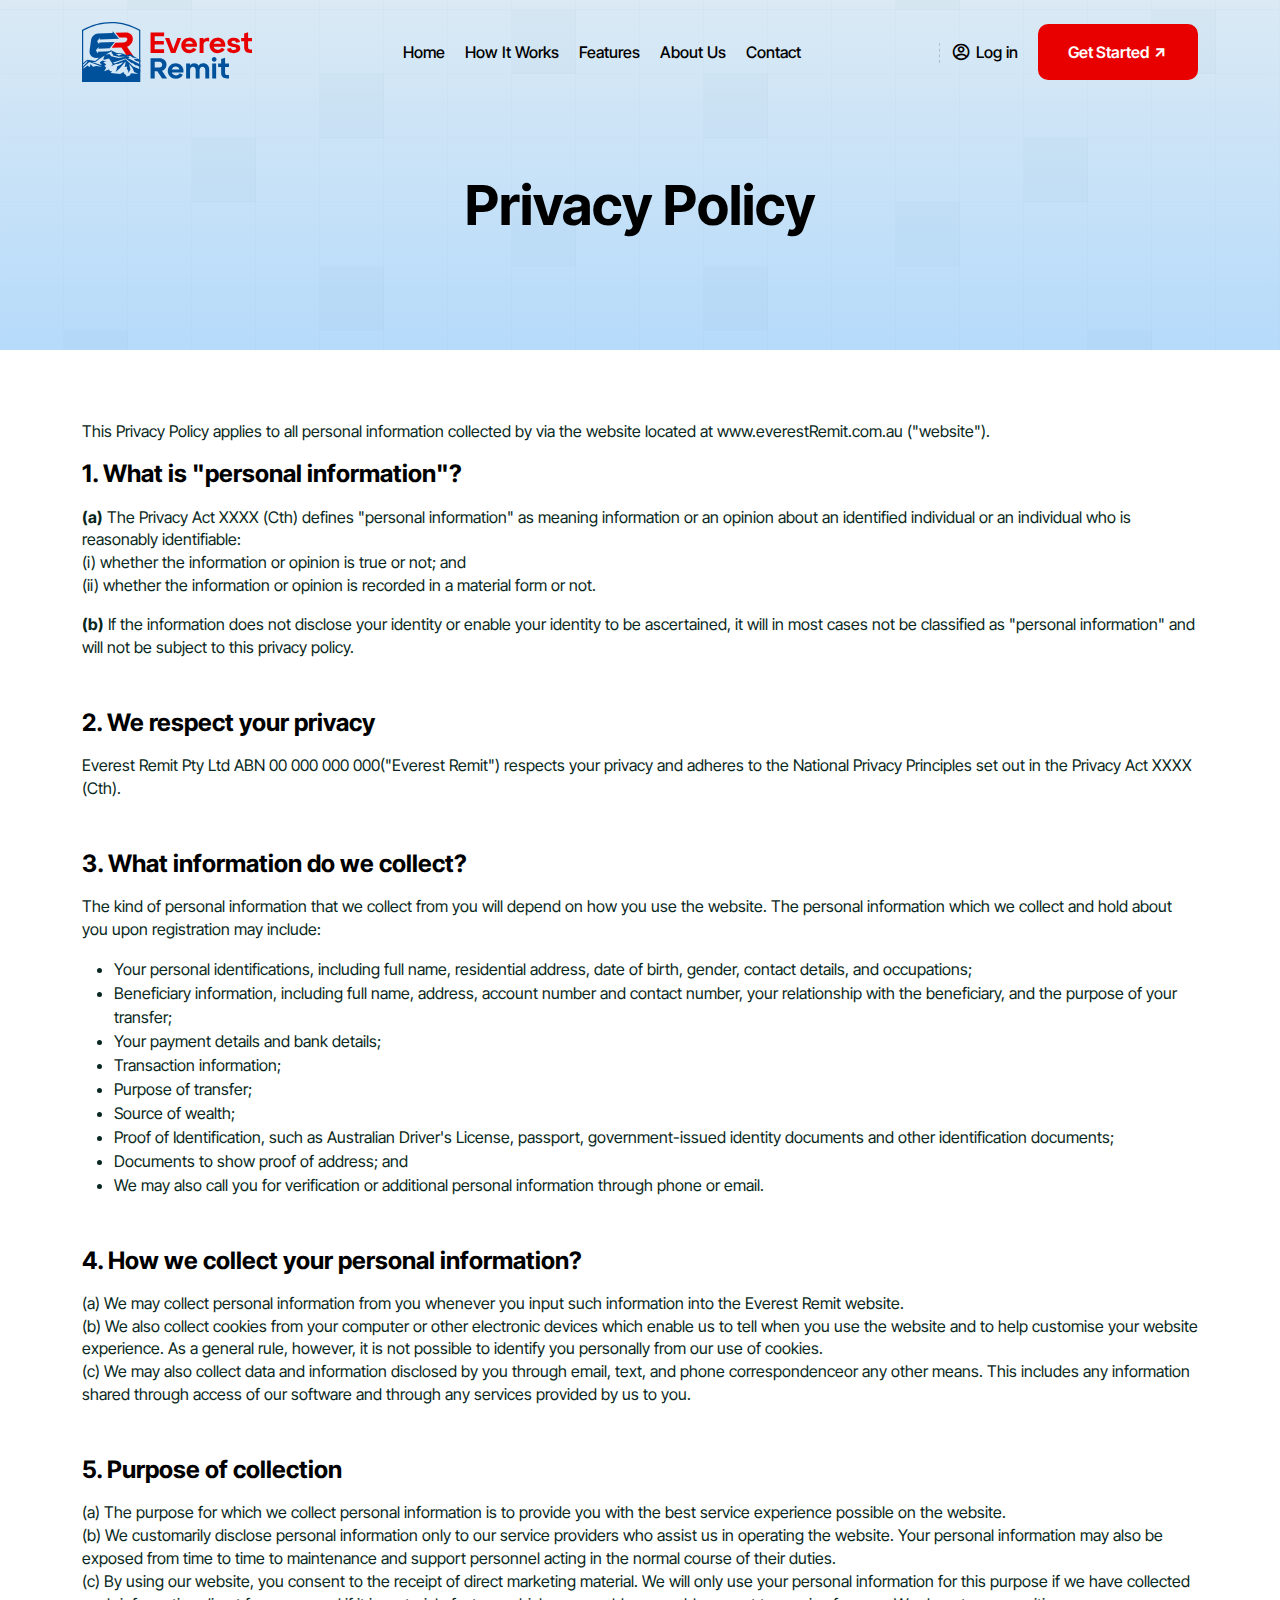
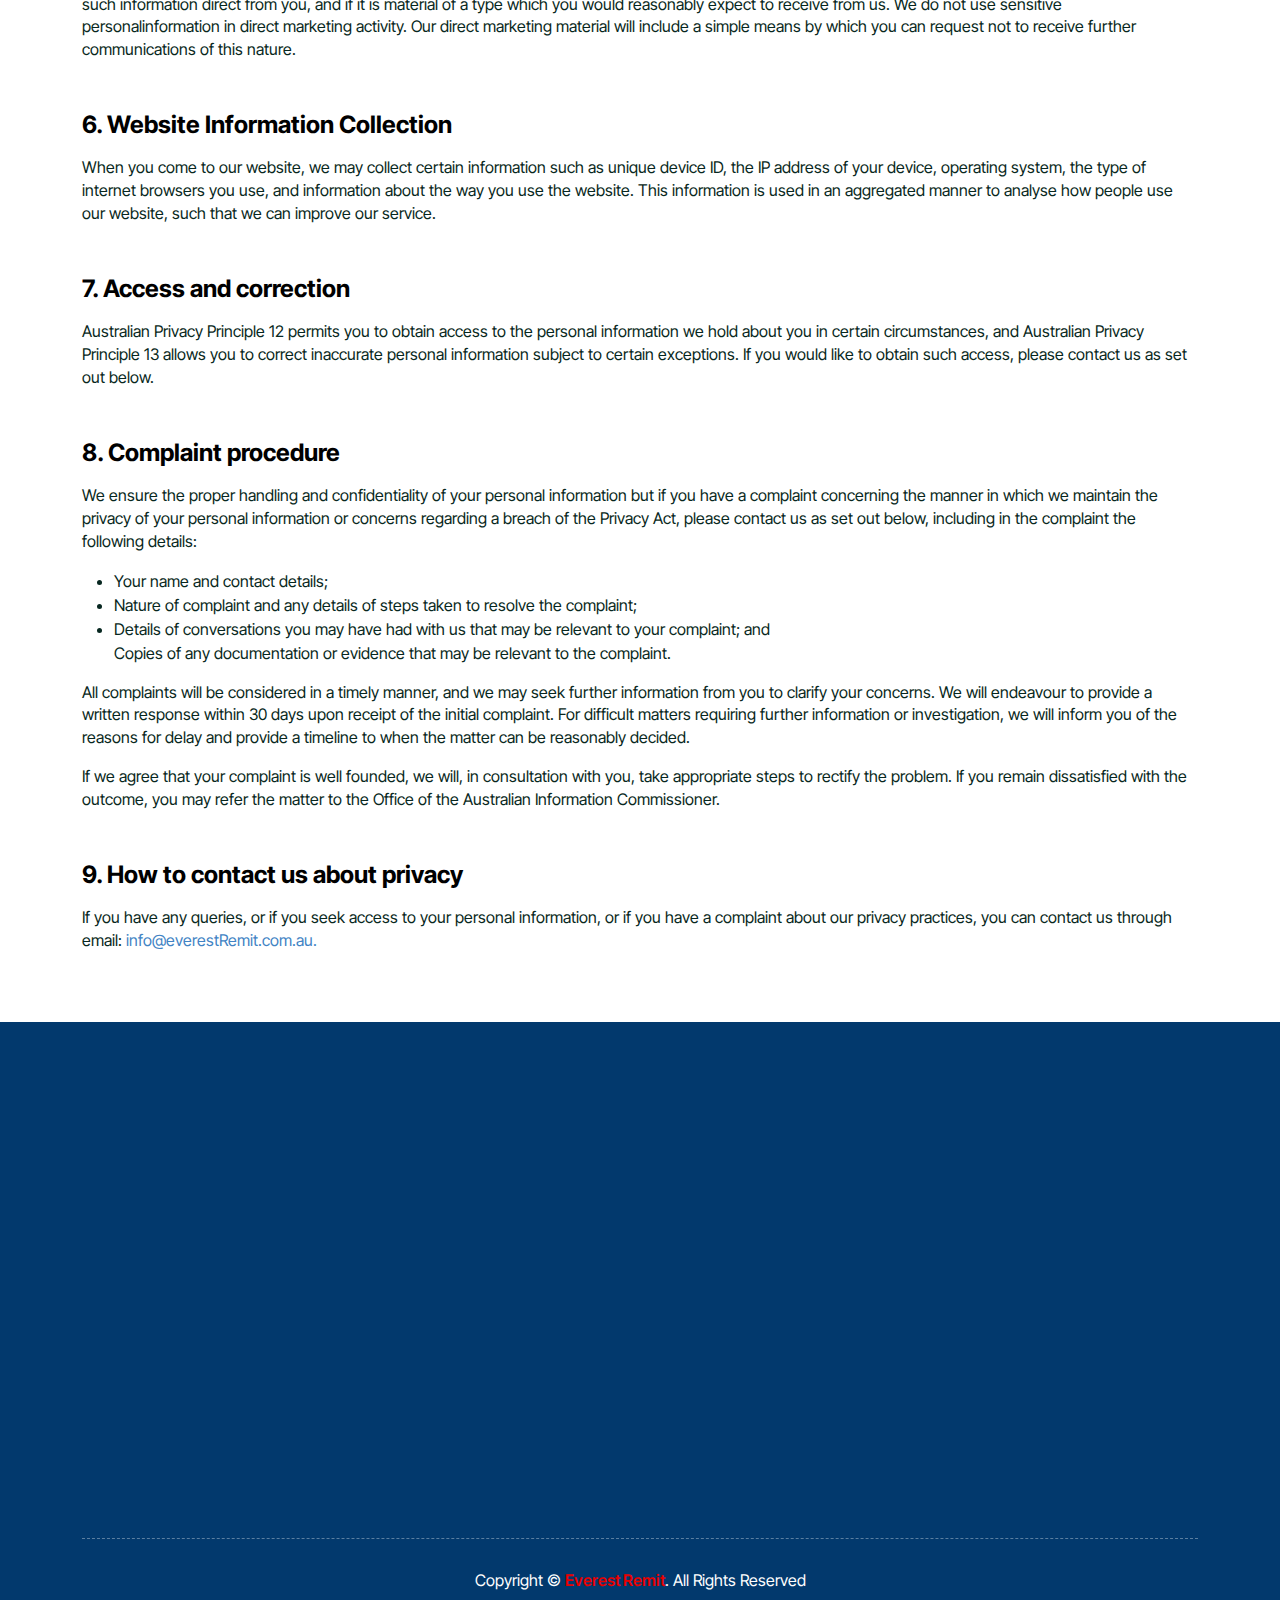
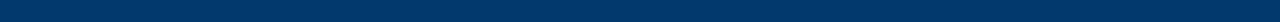
<file: privacy-policy.html>
<!DOCTYPE html>
<html lang="en">
  <head>
    <!-- Meta Tags -->
    <meta charset="UTF-8" />
    <meta http-equiv="X-UA-Compatible" content="IE=edge" />
    <meta name="viewport" content="width=device-width, initial-scale=1" />

    <!-- Essential CSS Files -->
    <link rel="stylesheet" href="assets/css/swiper-bundle.min.css" />
    <link rel="stylesheet" href="assets/css/flaticon_finto.css" />
    <link rel="stylesheet" href="assets/css/scrollCue.css" />
    <link rel="stylesheet" href="assets/css/remixicon.css" />
    <link rel="stylesheet" href="assets/css/style.css" />
    <link rel="stylesheet" href="assets/css/responsive.css" />
    <link rel="stylesheet" href="assets/css/semantic.min.css" />
    <link rel="stylesheet" href="assets/css/form-widget.css" />

    <!-- Title & Favicon -->
    <title>Privacy Policy - Everest Remit</title>
    <link rel="icon" type="image/png" href="assets/images/favicon.svg" />
    
  </head>
  <body>
    <div
      class="preloader-area text-center position-fixed top-0 bottom-0 start-0 end-0"
      id="preloader">
      <div class="loader position-absolute start-0 end-0">
        <div class="wavy position-relative fw-light">
          <span class="d-inline-block"
            ><img src="assets/images/favicon.svg" alt="favicon"
          /></span>
          <span class="d-inline-block">E</span>
          <span class="d-inline-block">R</span>
        </div>
      </div>
    </div>
    <!-- End Preloader Area -->

    <div class="top-header-info">
      <!-- Start Navbar Area -->
      <nav class="navbar navbar-expand-lg bg-color-ffffff" id="navbar">
        <div class="container-fluid side-padding position-relative">
            <a class="navbar-brand logo-brand p-0" href="./index.html#home">
                <img src="assets/images/logo.svg" alt="image">
            </a>
            <a class="navbar-toggler" data-bs-toggle="offcanvas" href="#navbarOffcanvas" role="button"
                aria-controls="navbarOffcanvas">
                <span class="burger-menu">
                    <span class="top-bar"></span>
                    <span class="middle-bar"></span>
                    <span class="bottom-bar"></span>
                </span>
            </a>

            <div class="collapse navbar-collapse" id="navbarSupportedContent">
                <ul class="navbar-nav mx-auto">
                    <li class="nav-item">
        <a class="nav-link" href="./index.html#home">
                            Home
                        </a>
                    </li>
      
      <li class="nav-item">
        <a class="nav-link" href="./index.html#how-it-works">
                            How It Works
                        </a>
                    </li>					
      
      
      <li class="nav-item">
        <a class="nav-link" href="./index.html#features">
                            Features
                        </a>
                    </li>
      
      <li class="nav-item">
        <a class="nav-link" href="./index.html#about-us">
                            About Us
                        </a>
                    </li>

                    <li class="nav-item">
                        <a class="nav-link" href="./index.html#contact">
                            Contact
                        </a>
                    </li>
                </ul>
            </div>

            <div class="others-options">
                <ul class="d-flex align-items-center ps-0 mb-0 list-unstyled">
                    <li>
                        <a href="/Login" class="search-btn login"><i class="ri-account-circle-line"></i> Log in</a>
                    </li>
                    <li>
                        <a href="/Register" class="default-btn">Get Started <i class="ri-arrow-right-up-line"></i></a>
                    </li>
                </ul>
            </div>
        </div>
    </nav>
    <!-- End Navbar Area -->
</div>

<!-- Start Mobile Navbar Area -->
<div class="mobile-navbar offcanvas offcanvas-end border-0" data-bs-backdrop="static" tabindex="-1" id="navbarOffcanvas">
    <div class="offcanvas-header">
        <a href="./index.html#home" class="logo d-inline-block">
            <img src="assets/images/logo.svg" alt="logo">
        </a>

        <button type="button" class="close-btn bg-transparent position-relative lh-1 p-0 border-0" data-bs-dismiss="offcanvas" aria-label="close">
            <i class="ri-close-fill"></i>
        </button>
    </div>

    <div class="offcanvas-body">
        <ul class="mobile-menu">
            <li class="mobile-menu-list active without-icon">
                <a class="nav-link" href="./index.html#home">
      Home
    </a>
            </li>

            <li class="mobile-menu-list without-icon">
                <a class="nav-link" href="./index.html#how-it-works">
      How It Works
    </a>
            </li>
        
            <li class="mobile-menu-list without-icon">
                <a class="nav-link" href="./index.html#features">
      Features
                </a>
            </li>
  
  <li class="mobile-menu-list without-icon">
                <a class="nav-link" href="./index.html#about-us">
      About Us
                </a>
            </li>

            <li class="mobile-menu-list without-icon">
                <a href="./index.html#contact" class="nav-link">
                    Contact
                </a>
            </li>
        </ul>

        <!-- Others options -->
        <div class="others-options">
            <ul class="d-flex align-items-center ps-0 mb-0 list-unstyled">
                <li>
                    <a href="/Login class="search-btn login"><i class="ri-account-circle-line"></i> Log in</a>
                </li>
                <li>
                    <a href="/Register" class="default-btn">Get Started <i class="ri-arrow-right-up-line"></i></a>
                </li>
            </ul>
        </div>
    </div>
</div>
<!-- End Mobile Navbar Area -->
    <div class="privacy-cont">
      <div class="header">
        <h1>Privacy Policy</h1>
      </div>
      <div class="container">
        <div class="row">
          <div class="col-md-12">
            <p>
              This Privacy Policy applies to all personal information collected
              by via the website located at www.everestRemit.com.au ("website").
            </p>
            <h4 class="mb-3">1. What is "personal information"?</h4>
            <p>
              <strong>(a)</strong> The Privacy Act XXXX (Cth) defines "personal
              information" as meaning information or an opinion about an
              identified individual or an individual who is reasonably
              identifiable:<br />
              (i) whether the information or opinion is true or not; and<br />
              (ii) whether the information or opinion is recorded in a material
              form or not.
            </p>
            <p>
              <strong>(b)</strong> If the information does not disclose your
              identity or enable your identity to be ascertained, it will in
              most cases not be classified as "personal information" and will
              not be subject to this privacy policy.
            </p>

            <h4 class="mb-3 mt-5">2. We respect your privacy</h4>
            <p>
              Everest Remit Pty Ltd ABN 00 000 000 000("Everest Remit") respects
              your privacy and adheres to the National Privacy Principles set
              out in the Privacy Act XXXX (Cth).
            </p>

            <h4 class="mb-3 mt-5">3. What information do we collect?</h4>
            <p>
              The kind of personal information that we collect from you will
              depend on how you use the website. The personal information which
              we collect and hold about you upon registration may include:
            </p>
            <ul>
              <li>
                Your personal identifications, including full name, residential
                address, date of birth, gender, contact details, and
                occupations;
              </li>
              <li>
                Beneficiary information, including full name, address, account
                number and contact number, your relationship with the
                beneficiary, and the purpose of your transfer;
              </li>
              <li>Your payment details and bank details;</li>
              <li>Transaction information;</li>
              <li>Purpose of transfer;</li>
              <li>Source of wealth;</li>
              <li>
                Proof of Identification, such as Australian Driver's License,
                passport, government-issued identity documents and other
                identification documents;
              </li>
              <li>Documents to show proof of address; and</li>
              <li>
                We may also call you for verification or additional personal
                information through phone or email.
              </li>
            </ul>

            <h4 class="mb-3 mt-5">
              4. How we collect your personal information?
            </h4>
            <p>
              (a) We may collect personal information from you whenever you
              input such information into the Everest Remit website.<br />
              (b) We also collect cookies from your computer or other electronic
              devices which enable us to tell when you use the website and to
              help customise your website experience. As a general rule,
              however, it is not possible to identify you personally from our
              use of cookies.<br />(c) We may also collect data and information
              disclosed by you through email, text, and phone correspondenceor
              any other means. This includes any information shared through
              access of our software and through any services provided by us to
              you.
            </p>

            <h4 class="mb-3 mt-5">5. Purpose of collection</h4>
            <p>
              (a) The purpose for which we collect personal information is to
              provide you with the best service experience possible on the
              website.<br />
              (b) We customarily disclose personal information only to our
              service providers who assist us in operating the website. Your
              personal information may also be exposed from time to time to
              maintenance and support personnel acting in the normal course of
              their duties.<br />(c) By using our website, you consent to the
              receipt of direct marketing material. We will only use your
              personal information for this purpose if we have collected such
              information direct from you, and if it is material of a type which
              you would reasonably expect to receive from us. We do not use
              sensitive personalinformation in direct marketing activity. Our
              direct marketing material will include a simple means by which you
              can request not to receive further communications of this nature.
            </p>

            <h4 class="mb-3 mt-5">6. Website Information Collection</h4>
            <p>
              When you come to our website, we may collect certain information
              such as unique device ID, the IP address of your device, operating
              system, the type of internet browsers you use, and information
              about the way you use the website. This information is used in an
              aggregated manner to analyse how people use our website, such that
              we can improve our service.
            </p>

            <h4 class="mb-3 mt-5">7. Access and correction</h4>
            <p>
              Australian Privacy Principle 12 permits you to obtain access to
              the personal information we hold about you in certain
              circumstances, and Australian Privacy Principle 13 allows you to
              correct inaccurate personal information subject to certain
              exceptions. If you would like to obtain such access, please
              contact us as set out below.
            </p>

            <h4 class="mb-3 mt-5">8. Complaint procedure</h4>
            <p>
              We ensure the proper handling and confidentiality of your personal
              information but if you have a complaint concerning the manner in
              which we maintain the privacy of your personal information or
              concerns regarding a breach of the Privacy Act, please contact us
              as set out below, including in the complaint the following
              details:
            </p>
            <ul>
              <li>Your name and contact details;</li>
              <li>
                Nature of complaint and any details of steps taken to resolve
                the complaint;
              </li>
              <li>
                Details of conversations you may have had with us that may be
                relevant to your complaint; and
              </li>
              Copies of any documentation or evidence that may be relevant to
              the complaint.
            </ul>
            <p>
              All complaints will be considered in a timely manner, and we may
              seek further information from you to clarify your concerns. We
              will endeavour to provide a written response within 30 days upon
              receipt of the initial complaint. For difficult matters requiring
              further information or investigation, we will inform you of the
              reasons for delay and provide a timeline to when the matter can be
              reasonably decided.
            </p>
            <p>
              If we agree that your complaint is well founded, we will, in
              consultation with you, take appropriate steps to rectify the
              problem. If you remain dissatisfied with the outcome, you may
              refer the matter to the Office of the Australian Information
              Commissioner.
            </p>

            <h4 class="mb-3 mt-5">9. How to contact us about privacy</h4>
            <p>
              If you have any queries, or if you seek access to your personal
              information, or if you have a complaint about our privacy
              practices, you can contact us through email:
              <a href="#0">info@everestRemit.com.au.</a>
            </p>
          </div>
          <!--col-md-12-->
        </div>
        <!--row-->
      </div>
    </div>

    <!-- Start Footer Area -->
    <div class="footer-area bg-color-0c3a30 pt-120">
      <div class="container">
          <div class="row" data-cues="slideInUp" data-duration="800">
              <div class="col-xl-3 col-md-6">
                  <div class="footer-weight">
                      <h3 class="text-white">Get In Touch</h3>

                      <ul class="get-touch">
                          <li>
                              <img src="assets/images/svg/map.svg" alt="image">
                              <span class="text-white"><b>Location:</b></span>
                              <a href="#0" target="_blank">xyz</a>
                          </li>
                          <li>
                              <img class="phone" src="assets/images/svg/mail.svg" alt="image">
                              <span class="text-white"><b>Email:</b></span>
                              <a href="#0"><span class="__cf_email__" data-cfemail="deb6bbb2b2b19eb8b7b0aab1f0bdb1b3">[email&#160;protected]</span></a>
                          </li>
                          <li>
                              <img class="phone" src="assets/images/svg/phone.svg" alt="image">
                              <span class="text-white"><b>Phone:</b></span>
                              <a href="#0">000 000 000</a>
                          </li>
                      </ul>
                  </div>
              </div>
              <div class="col-xl-3 col-md-6">
                  <div class="footer-weight part-two">
                      <h3 class="text-white">Quick Links</h3>

                      <ul class="service-link">
                          <li>
                              <a href="./index.html#home">Home</a>
                          </li>
                          <li>
                              <a href="./index.html#how-it-works">How It Works</a>
                          </li>
                          <li>
                              <a href="./index.html#features">Features</a>
                          </li>
                          <li>
                              <a href="./index.html#about-us">About Us</a>
                          </li>
                          <li>
                              <a href="./index.html#contact">Contact</a>
                          </li>
                      </ul>
                  </div>
              </div>
              <div class="col-xl-3 col-md-6">
                  <div class="footer-weight part-three">
                      <h3 class="text-white">Legal</h3>

                      <ul class="service-link">
                          <li>
                              <a href="./privacy-policy.html">Privacy Policy</a>
                          </li>
                          <li>
                              <a href="./terms-conditions.html">Terms and Conditions</a>
                          </li>
                          <li>
                              <a href="#0">User Agreement</a>
                          </li>
                          <li>
                              <a href="#0">Social Media Policy</a>
                          </li>
                          <li>
                              <a href="#0">Modern Slavery Policy</a>
                          </li>
                          <li>
                              <a href="#0">Cookie Policy</a>
                          </li>
                          <li>
                              <a href="#0">Mobile App Terms</a>
                          </li>
                          <li>
                              <a href="#0">Mobile App Privacy Policy</a>
                          </li>
                      </ul>
                  </div>
              </div>
              <div class="col-xl-3 col-md-6">
                  <div class="footer-weight">
                      <h3 class="text-white">Follow Us</h2>
                      <ul class="social">
                          <li>
                              <a href="#0" target="_blank">
                                  <i class="ri-facebook-fill"></i>
                              </a>
                          </li>
                          <li>
                              <a href="#0" target="_blank">
                                  <i class="ri-twitter-x-line"></i>
                              </a>
                          </li>
                          <li>
                              <a href="#0" target="_blank">
                                  <i class="ri-instagram-line"></i>
                              </a>
                          </li>
                          <li>
                              <a href="#0" target="_blank">
                                  <i class="ri-linkedin-fill"></i>
                              </a>
                          </li>
                      </ul>
                  </div>
              </div>
          </div>
      </div>
  </div>
    <!-- End Footer Area -->

    <!-- Start Copyright Area -->
    <div class="copyright-area bg-color-0c3a30">
        <div class="container">
            <div class="copyright-border">
                <div class="row g-4 align-items-center">
                    <div class="col-md-12 text-center">
                        <p>Copyright © <span>Everest Remit</span>. All Rights Reserved</p>
                    </div>
                    <!-- <div class="col-lg-4 col-md-6">
                        <div class="copy-image" data-cues="zoomIn" data-duration="700">
                            <a href="index.html" class="d-block">
                                <img src="assets/images/white-logo.png" alt="image">
                            </a>
                        </div>
                    </div>
                    <div class="col-lg-4 col-md-12">
                        <ul>
                            <li>
                                <a href="privacy-policy.html">Privacy Policy</a>
                            </li>
                            <li>
                                <a href="terms-conditions.html">Terms & Conditions</a>
                            </li>
                        </ul>
                    </div> -->
                </div>
            </div>
        </div>
    </div>
    <!-- End Copyright Area -->

    <!-- Go top Btn -->
    <div class="go-top">
        <i class="ri-arrow-up-fill"></i>
    </div>
    <!-- Go top Btn End -->

    <!-- JS Files -->
    <script src="assets/js/bootstrap.bundle.min.js"></script>
    <script src="assets/js/swiper-bundle.min.js"></script>
    <script src="assets/js/fslightbox.min.js"></script>
    <script src="assets/js/smooth-scroll.js"></script>
    <script src="assets/js/scrollCue.min.js"></script>
    <script src="assets/js/script.js"></script>
    <script src="assets/js/jquery.min.js"></script>
    <script src="assets/js/semantic.min.js"></script>
    <script>
      $(document).ready(function () {
        $(".fromrecipient-box").click(function () {
          $(".fromrecipient-box").toggleClass("active visible");
          $(".menu.cfrom").toggleClass("transition visible");
        });
      });
      $(document).ready(function () {
        $(".recipient-box").click(function () {
          $(".recipient-box").toggleClass("active visible");
          $(".menu.cto").toggleClass("transition visible");
        });
      });
    </script>
  </body>
</html>
</file>
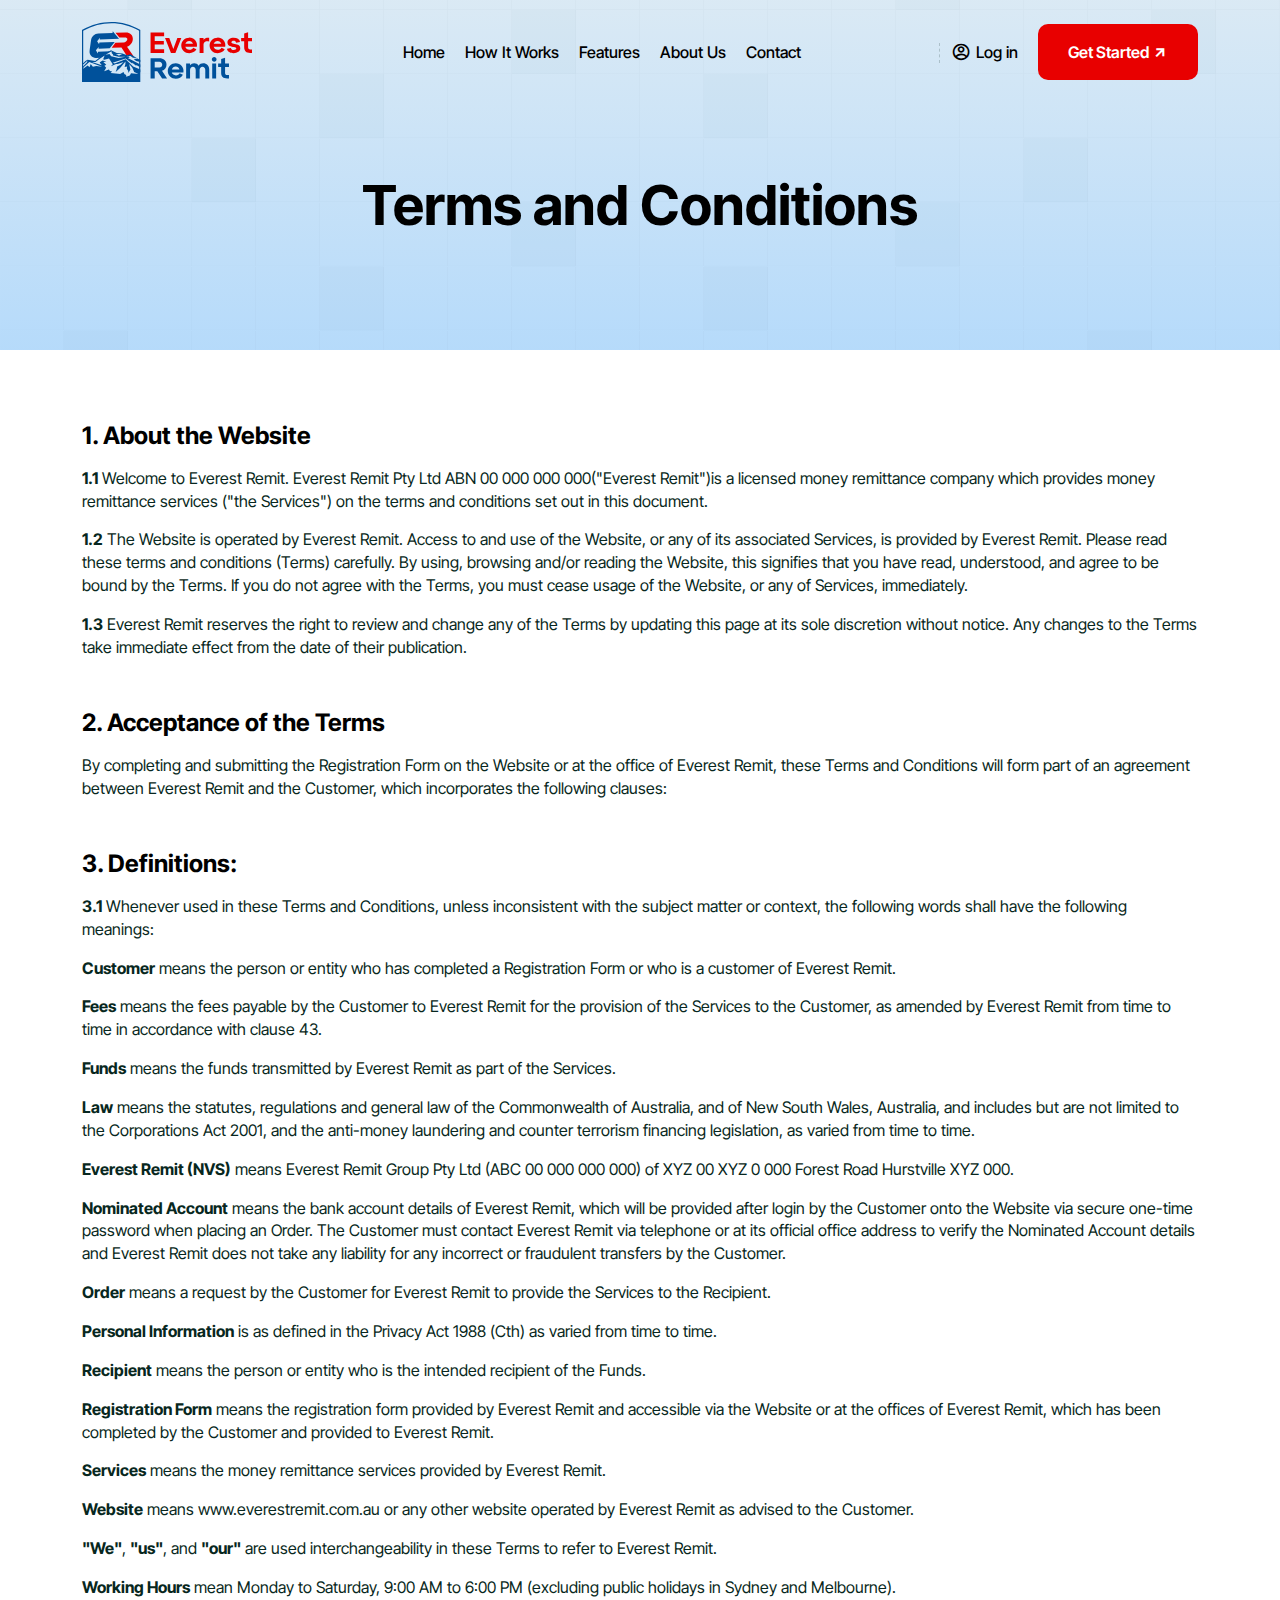
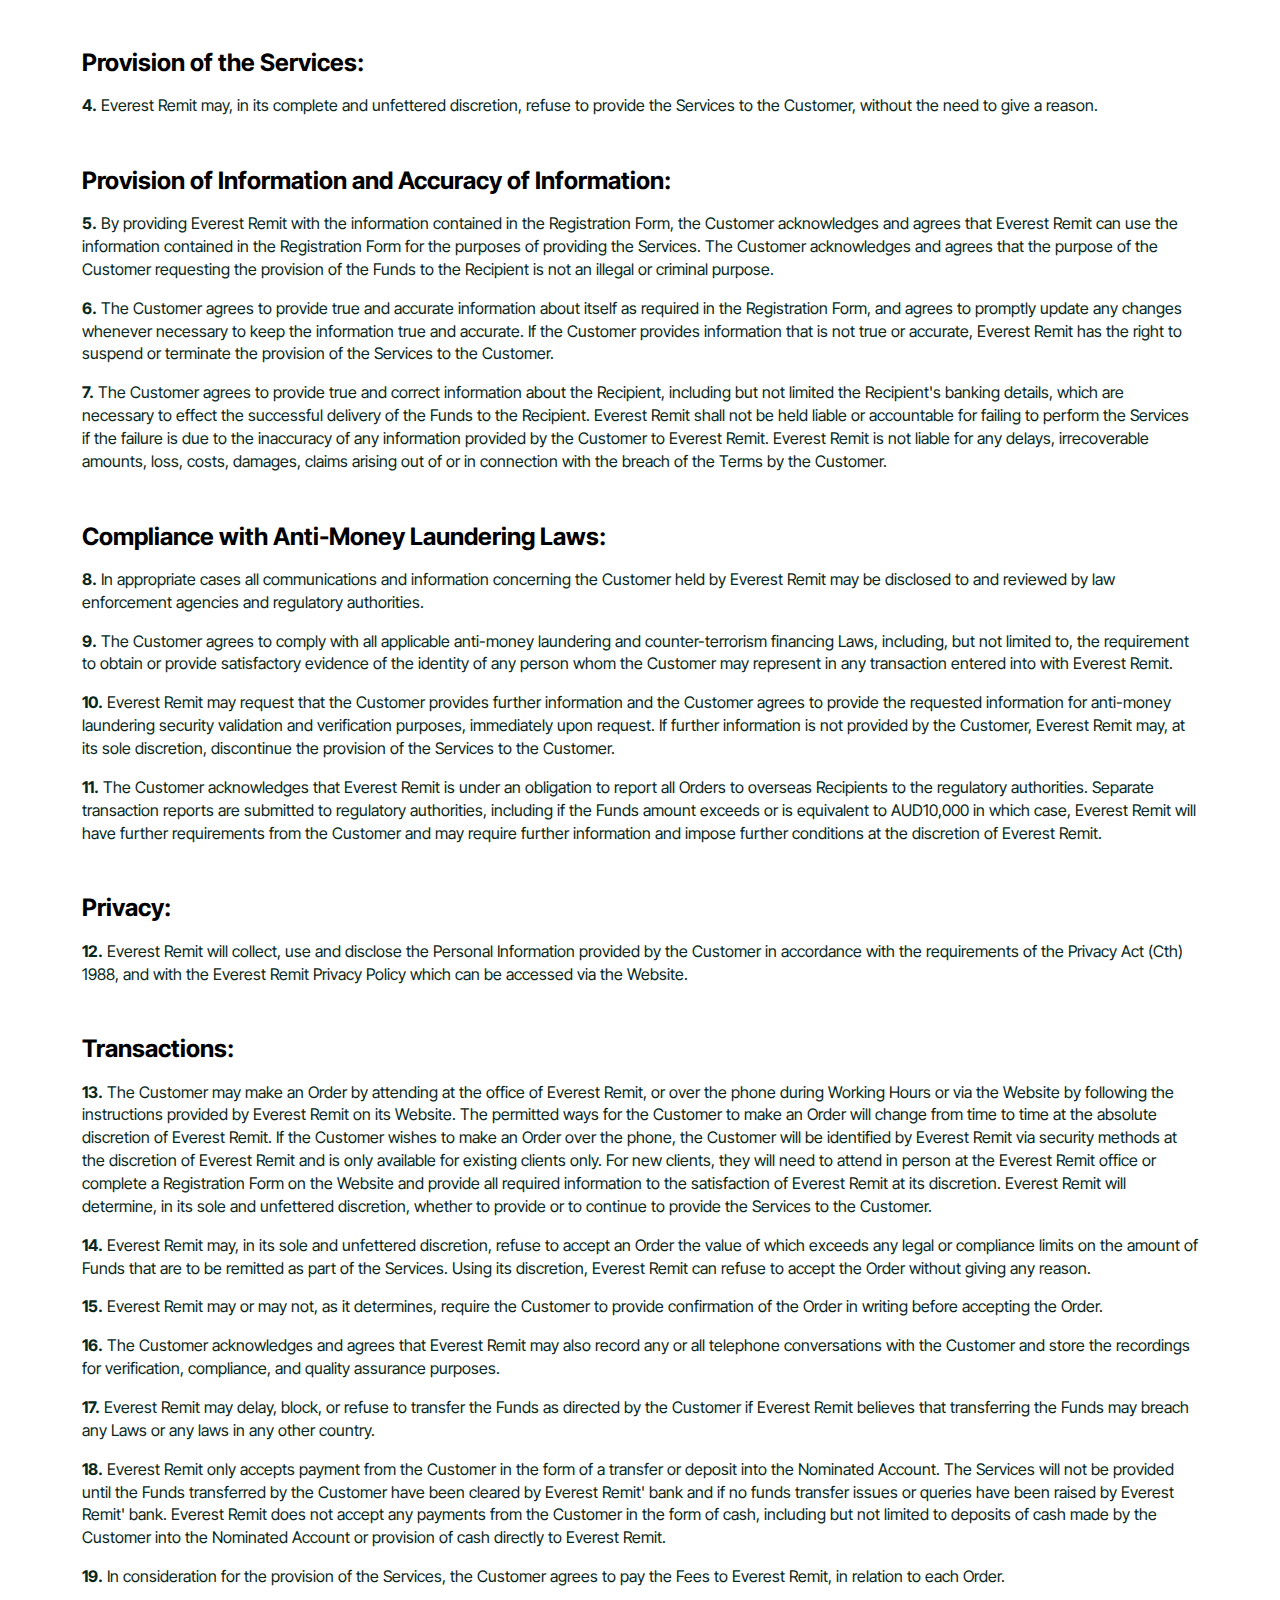
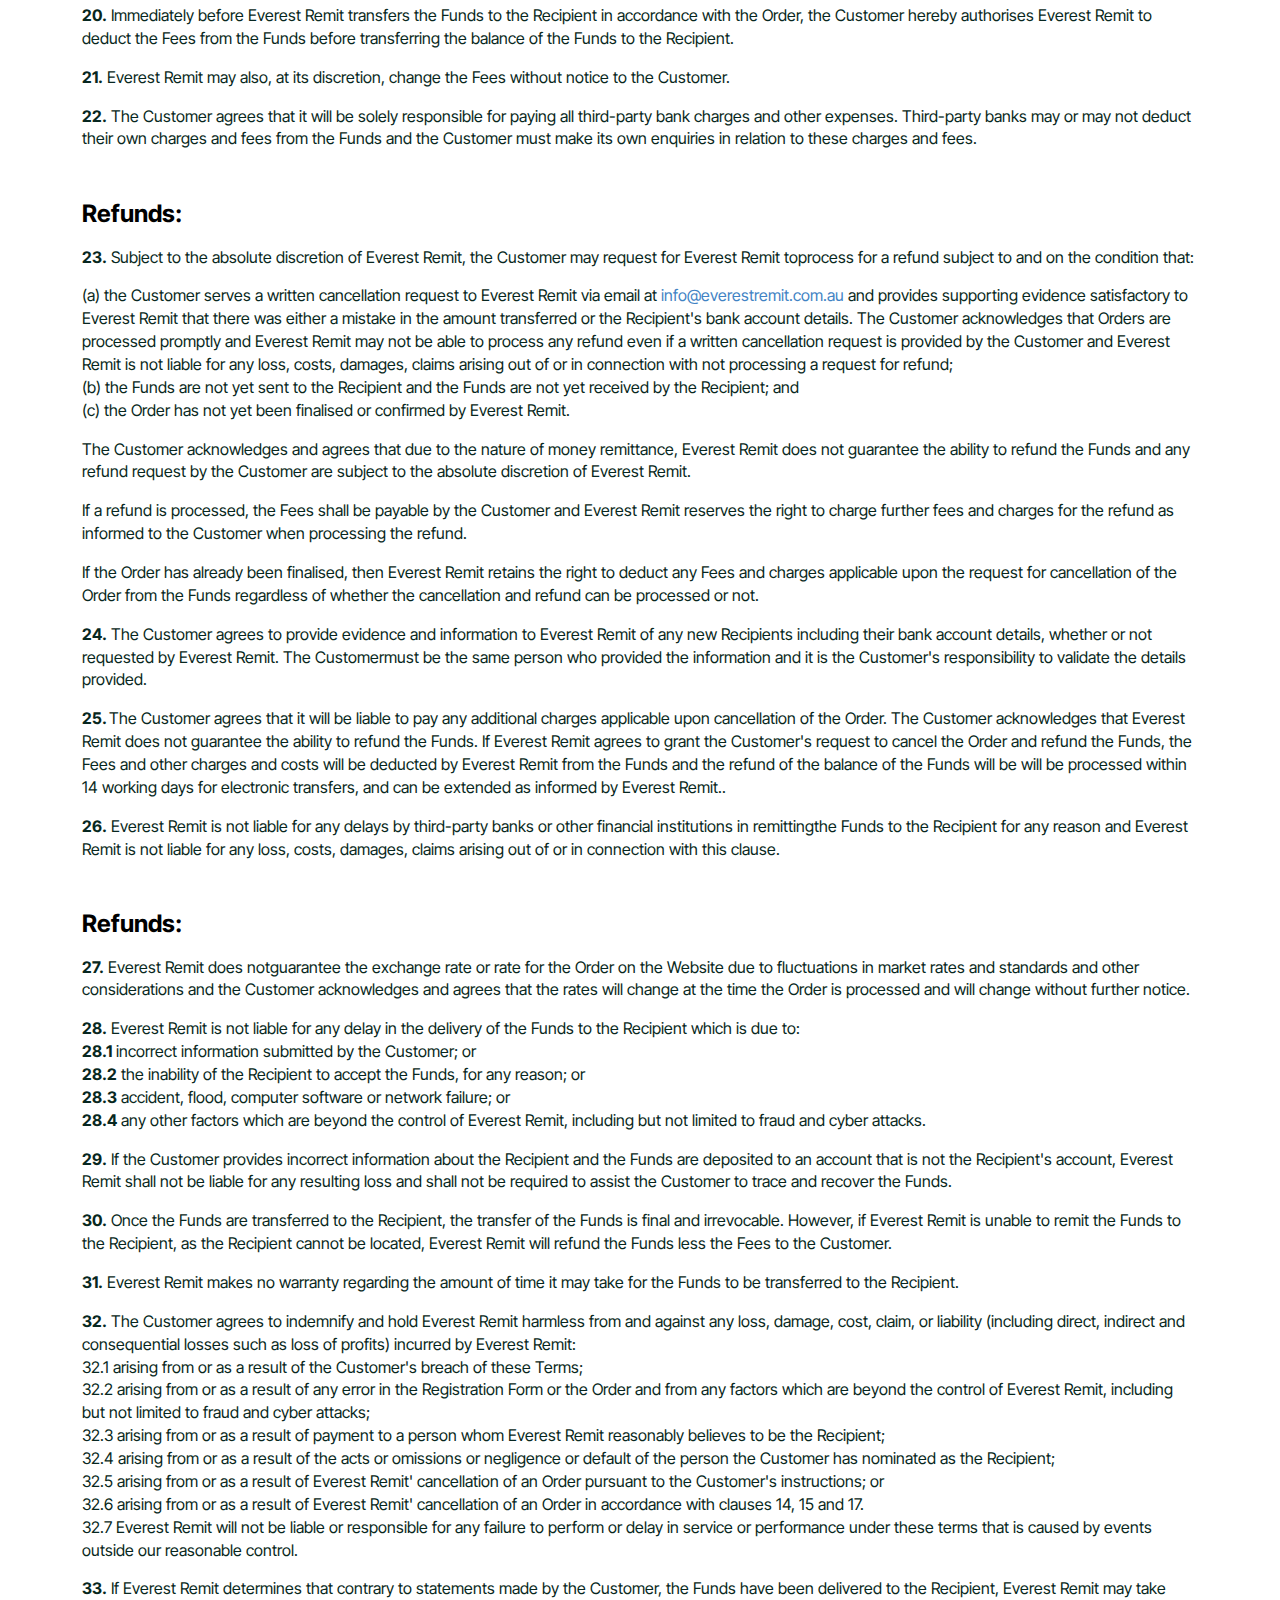
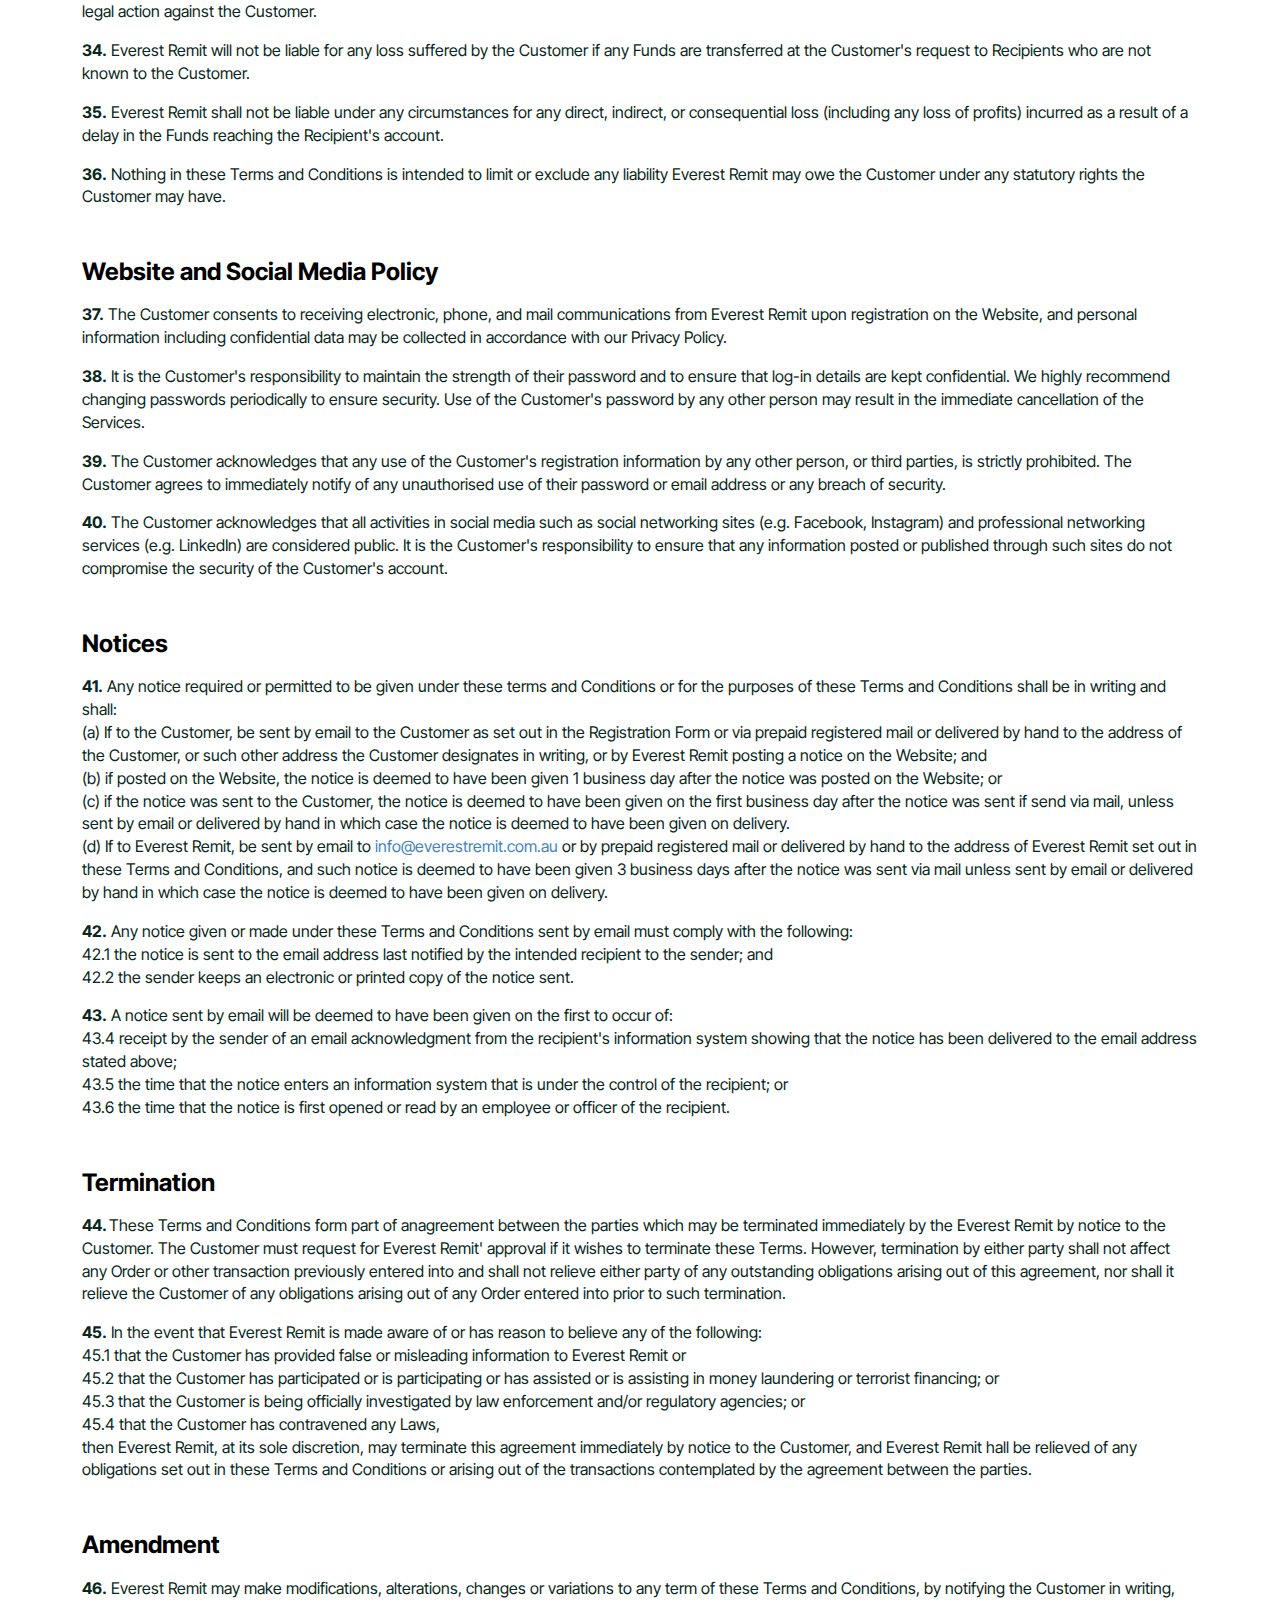
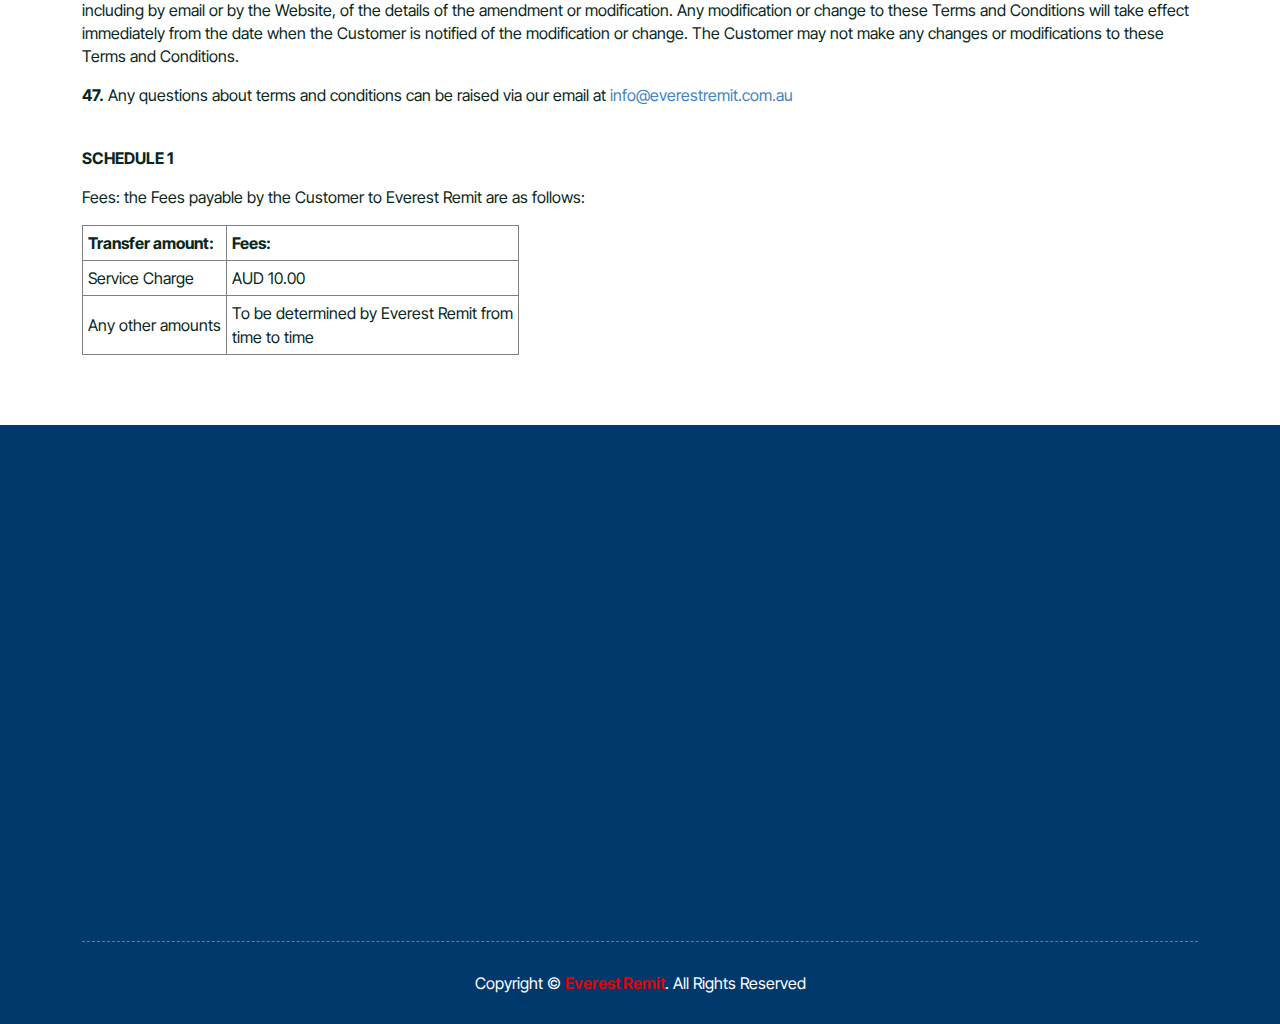
<file: terms-conditions.html>
<!DOCTYPE html>
<html lang="en">
  <head>
    <!-- Meta Tags -->
    <meta charset="UTF-8" />
    <meta http-equiv="X-UA-Compatible" content="IE=edge" />
    <meta name="viewport" content="width=device-width, initial-scale=1" />

    <!-- Essential CSS Files -->
    <link rel="stylesheet" href="assets/css/swiper-bundle.min.css" />
    <link rel="stylesheet" href="assets/css/flaticon_finto.css" />
    <link rel="stylesheet" href="assets/css/scrollCue.css" />
    <link rel="stylesheet" href="assets/css/remixicon.css" />
    <link rel="stylesheet" href="assets/css/style.css" />
    <link rel="stylesheet" href="assets/css/responsive.css" />
    <link rel="stylesheet" href="assets/css/semantic.min.css" />
    <link rel="stylesheet" href="assets/css/form-widget.css" />

    <!-- Title & Favicon -->
    <title>Terms and Conditions - Everest Remit</title>
    <link rel="icon" type="image/png" href="assets/images/favicon.svg" />
    <style>
    </style>
  </head>
  <body>
    <div
      class="preloader-area text-center position-fixed top-0 bottom-0 start-0 end-0"
      id="preloader">
      <div class="loader position-absolute start-0 end-0">
        <div class="wavy position-relative fw-light">
          <span class="d-inline-block"
            ><img src="assets/images/favicon.svg" alt="favicon"
          /></span>
          <span class="d-inline-block">E</span>
          <span class="d-inline-block">R</span>
          <!-- <span class="d-inline-block">T</span>
                <span class="d-inline-block">O</span> -->
        </div>
      </div>
    </div>
    <!-- End Preloader Area -->

    <div class="top-header-info">
     <!-- Start Navbar Area -->
     <nav class="navbar navbar-expand-lg bg-color-ffffff" id="navbar">
        <div class="container-fluid side-padding position-relative">
            <a class="navbar-brand logo-brand p-0" href="./index.html#home">
                <img src="assets/images/logo.svg" alt="image">
            </a>
            <a class="navbar-toggler" data-bs-toggle="offcanvas" href="#navbarOffcanvas" role="button"
                aria-controls="navbarOffcanvas">
                <span class="burger-menu">
                    <span class="top-bar"></span>
                    <span class="middle-bar"></span>
                    <span class="bottom-bar"></span>
                </span>
            </a>

            <div class="collapse navbar-collapse" id="navbarSupportedContent">
                <ul class="navbar-nav mx-auto">
                    <li class="nav-item">
                        <a class="nav-link" href="./index.html#home">
                            Home
                        </a>
                    </li>
                    
                    <li class="nav-item">
                        <a class="nav-link" href="./index.html#how-it-works">
                            How It Works
                        </a>
                    </li>					
                    
                    
                    <li class="nav-item">
                        <a class="nav-link" href="./index.html#features">
                            Features
                        </a>
                    </li>
                    
                    <li class="nav-item">
                        <a class="nav-link" href="./index.html#about-us">
                            About Us
                        </a>
                    </li>

                    <li class="nav-item">
                        <a class="nav-link" href="./index.html#contact">
                            Contact
                        </a>
                    </li>
                </ul>
            </div>

            <div class="others-options">
                <ul class="d-flex align-items-center ps-0 mb-0 list-unstyled">
                    <li>
                        <a href="/Login" class="search-btn login"><i class="ri-account-circle-line"></i> Log in</a>
                    </li>
                    <li>
                        <a href="/Register" class="default-btn">Get Started <i class="ri-arrow-right-up-line"></i></a>
                    </li>
                </ul>
            </div>
        </div>
    </nav>
    <!-- End Navbar Area -->
</div>

<!-- Start Mobile Navbar Area -->
<div class="mobile-navbar offcanvas offcanvas-end border-0" data-bs-backdrop="static" tabindex="-1" id="navbarOffcanvas">
    <div class="offcanvas-header">
        <a href="./index.html#home" class="logo d-inline-block">
            <img src="assets/images/logo.svg" alt="logo">
        </a>

        <button type="button" class="close-btn bg-transparent position-relative lh-1 p-0 border-0" data-bs-dismiss="offcanvas" aria-label="close">
            <i class="ri-close-fill"></i>
        </button>
    </div>

    <div class="offcanvas-body">
        <ul class="mobile-menu">
            <li class="mobile-menu-list active without-icon">
                <a class="nav-link" href="./index.html#home">
                    Home
                </a>
            </li>

            <li class="mobile-menu-list without-icon">
                <a class="nav-link" href="./index.html#how-it-works">
                    How It Works
                </a>
            </li>
        
            <li class="mobile-menu-list without-icon">
                <a class="nav-link" href="./index.html#features">
                    Features
                </a>
            </li>
            
            <li class="mobile-menu-list without-icon">
                <a class="nav-link" href="./index.html#about-us">
                    About Us
                </a>
            </li>

            <li class="mobile-menu-list without-icon">
                <a href="./index.html#contact" class="nav-link">
                    Contact
                </a>
            </li>
        </ul>

        <!-- Others options -->
        <div class="others-options">
            <ul class="d-flex align-items-center ps-0 mb-0 list-unstyled">
                <li>
                    <a href="/Login class="search-btn login"><i class="ri-account-circle-line"></i> Log in</a>
                </li>
                <li>
                    <a href="/Register" class="default-btn">Get Started <i class="ri-arrow-right-up-line"></i></a>
                </li>
            </ul>
        </div>
    </div>
</div>
<!-- End Mobile Navbar Area -->
    <div class="privacy-cont">
      <div class="header">
        <h1>Terms and Conditions</h1>
      </div>
      <div class="container">
        <div class="row">
            <div class="col-md-12">
                <h4 class="mb-3">1.	About the Website</h4>
                <p><strong>1.1</strong> Welcome to Everest Remit. Everest Remit Pty Ltd ABN 00 000 000 000("Everest Remit")is a licensed money remittance company which provides money remittance services ("the Services") on the terms and conditions set out in this document.</p>
                <p><strong>1.2</strong> The Website is operated by Everest Remit. Access to and use of the Website, or any of its associated Services, is provided by Everest Remit. Please read these terms and conditions (Terms) carefully. By using, browsing and/or reading the Website, this signifies that you have read, understood, and agree to be bound by the Terms. If you do not agree with the Terms, you must cease usage of the Website, or any of Services, immediately.</p>
                <p><strong>1.3</strong> Everest Remit reserves the right to review and change any of the Terms by updating this page at its sole discretion without notice. Any changes to the Terms take immediate effect from the date of their publication. </p>
                
                <h4 class="mb-3 mt-5">2. Acceptance of the Terms</h4>
                <p>By completing and submitting the Registration Form on the Website or at the office of Everest Remit, these Terms and Conditions will form part of an agreement between Everest Remit and the Customer, which incorporates the following clauses:</p>
                
                <h4 class="mb-3 mt-5">3. Definitions:</h4>
                <p><strong>3.1</strong>	Whenever used in these Terms and Conditions, unless inconsistent with the subject matter or context, the following words shall have the following meanings:</p>
                <p><strong>Customer</strong> means the person or entity who has completed a Registration Form or who is a customer of Everest Remit.</p>
                <p><strong>Fees</strong> means the fees payable by the Customer to Everest Remit for the provision of the Services to the Customer, as amended by Everest Remit from time to time in accordance with clause 43.</p>
                <p><strong>Funds</strong> means the funds transmitted by Everest Remit as part of the Services.</p>
                <p><strong>Law</strong> means the statutes, regulations and general law of the Commonwealth of Australia, and of New South Wales, Australia, and includes but are not limited to the Corporations Act 2001, and the anti-money laundering and counter terrorism financing legislation, as varied from time to time.</p>
                <p><strong>Everest Remit (NVS)</strong> means Everest Remit Group Pty Ltd (ABC 00 000 000 000) of XYZ 00 XYZ 0 000 Forest Road Hurstville XYZ 000.</p>
                <p><strong>Nominated Account</strong> means the bank account details of Everest Remit, which will be provided after login by the Customer onto the Website via secure one-time password when placing an Order. The Customer must contact Everest Remit via telephone or at its official office address to verify the Nominated Account details and Everest Remit does not take any liability for any incorrect or fraudulent transfers by the Customer.</p>
                <p><strong>Order</strong> means a request by the Customer for Everest Remit to provide the Services to the Recipient.</p>
                <p><strong>Personal Information</strong> is as defined in the Privacy Act 1988 (Cth) as varied from time to time.</p>
                <p><strong>Recipient</strong> means the person or entity who is the intended recipient of the Funds.</p>
                <p><strong>Registration Form</strong> means the registration form provided by Everest Remit and accessible via the Website or at the offices of Everest Remit, which has been completed by the Customer and provided to Everest Remit.</p>
                <p><strong>Services</strong> means the money remittance services provided by Everest Remit.</p>
                <p><strong>Website</strong> means www.everestremit.com.au or any other website operated by Everest Remit as advised to the Customer.</p>
                <p><strong>"We"</strong>, <strong>"us"</strong>, and <strong>"our"</strong> are used interchangeability in these Terms to refer to Everest Remit.</p>
                <p><strong>Working Hours</strong> mean Monday to Saturday, 9:00 AM to 6:00 PM (excluding public holidays in Sydney and Melbourne).</p>
                
                <h4 class="mb-3 mt-5">Provision of the Services:</h4>
                <p><strong>4.</strong> Everest Remit may, in its complete and unfettered discretion, refuse to provide the Services to the Customer, without the need to give a reason.</p>
                
                <h4 class="mb-3 mt-5">Provision of Information and Accuracy of Information:</h4>
                <p><strong>5.</strong> By providing Everest Remit with the information contained in the Registration Form, the Customer acknowledges and agrees that Everest Remit can use the information contained in the Registration Form for the purposes of providing the Services. The Customer acknowledges and agrees that the purpose of the Customer requesting the provision of the Funds to the Recipient is not an illegal or criminal purpose. </p>
                <p><strong>6.</strong> The Customer agrees to provide true and accurate information about itself as required in the Registration Form, and agrees to promptly update any changes whenever necessary to keep the information true and accurate. If the Customer provides information that is not true or accurate, Everest Remit has the right to suspend or terminate the provision of the Services to the Customer.</p>
                <p><strong>7.</strong> The Customer agrees to provide true and correct information about the Recipient, including but not limited the Recipient's banking details, which are necessary to effect the successful delivery of the Funds to the Recipient. Everest Remit shall not be held liable or accountable for failing to perform the Services if the failure is due to the inaccuracy of any information provided by the Customer to Everest Remit. Everest Remit is not liable for any delays, irrecoverable amounts, loss, costs, damages, claims arising out of or in connection with the breach of the Terms by the Customer.</p>
                
                
                <h4 class="mb-3 mt-5">Compliance with Anti-Money Laundering Laws:</h4>
                <p><strong>8.</strong> In appropriate cases all communications and information concerning the Customer held by Everest Remit may be disclosed to and reviewed by law enforcement agencies and regulatory authorities. </p>
                <p><strong>9.</strong> The Customer agrees to comply with all applicable anti-money laundering and counter-terrorism financing Laws, including, but not limited to, the requirement to obtain or provide satisfactory evidence of the identity of any person whom the Customer may represent in any transaction entered into with Everest Remit.</p>
                <p><strong>10.</strong> Everest Remit may request that the Customer provides further information and the Customer agrees to provide the requested information for anti-money laundering security validation and verification purposes, immediately upon request. If further information is not provided by the Customer, Everest Remit may, at its sole discretion, discontinue the provision of the Services to the Customer. </p>
                <p><strong>11.</strong> The Customer acknowledges that Everest Remit is under an obligation to report all Orders to overseas Recipients to the regulatory authorities. Separate transaction reports are submitted to regulatory authorities, including if the Funds amount exceeds or is equivalent to AUD10,000 in which case, Everest Remit will have further requirements from the Customer and may require further information and impose further conditions at the discretion of Everest Remit.</p>
                
                
                <h4 class="mb-3 mt-5">Privacy:</h4>
                <p><strong>12.</strong> Everest Remit will collect, use and disclose the Personal Information provided by the Customer in accordance with the requirements of the Privacy Act (Cth) 1988, and with the Everest Remit Privacy Policy which can be accessed via the Website. </p>
                
                <h4 class="mb-3 mt-5">Transactions:</h4>
                <p><strong>13.</strong> The Customer may make an Order by attending at the office of Everest Remit, or over the phone during Working Hours or via the Website by following the instructions provided by Everest Remit on its Website. The permitted ways for the Customer to make an Order will change from time to time at the absolute discretion of Everest Remit. If the Customer wishes to make an Order over the phone, the Customer will be identified by Everest Remit via security methods at the discretion of Everest Remit and is only available for existing clients only. For new clients, they will need to attend in person at the Everest Remit office or complete a Registration Form on the Website and provide all required information to the satisfaction of Everest Remit at its discretion. Everest Remit will determine, in its sole and unfettered discretion, whether to provide or to continue to provide the Services to the Customer.</p>
                <p><strong>14.</strong> Everest Remit may, in its sole and unfettered discretion, refuse to accept an Order the value of which exceeds any legal or compliance limits on the amount of Funds that are to be remitted as part of the Services.  Using its discretion, Everest Remit can refuse to accept the Order without giving any reason.</p>
                <p><strong>15.</strong> Everest Remit may or may not, as it determines, require the Customer to provide confirmation of the Order in writing before accepting the Order.</p>
                <p><strong>16.</strong> The Customer acknowledges and agrees that Everest Remit may also record any or all telephone conversations with the Customer and store the recordings for verification, compliance, and quality assurance purposes.</p>
                <p><strong>17.</strong> Everest Remit may delay, block, or refuse to transfer the Funds as directed by the Customer if Everest Remit believes that transferring the Funds may breach any Laws or any laws in any other country. </p>
                <p><strong>18.</strong> Everest Remit only accepts payment from the Customer in the form of a transfer or deposit into the Nominated Account. The Services will not be provided until the Funds transferred by the Customer have been cleared by Everest Remit' bank and if no funds transfer issues or queries have been raised by Everest Remit' bank. Everest Remit does not accept any payments from the Customer in the form of cash, including but not limited to deposits of cash made by the Customer into the Nominated Account or provision of cash directly to Everest Remit.</p>
                <p><strong>19.</strong> In consideration for the provision of the Services, the Customer agrees to pay the Fees to Everest Remit, in relation to each Order.</p>
                <p><strong>20.</strong> Immediately before Everest Remit transfers the Funds to the Recipient in accordance with the Order, the Customer hereby authorises Everest Remit to deduct the Fees from the Funds before transferring the balance of the Funds to the Recipient.</p>
                <p><strong>21.</strong> Everest Remit may also, at its discretion, change the Fees without notice to the Customer.</p>
                <p><strong>22.</strong> The Customer agrees that it will be solely responsible for paying all third-party bank charges and other expenses. Third-party banks may or may not deduct their own charges and fees from the Funds and the Customer must make its own enquiries in relation to these charges and fees.</p>
                
                <h4 class="mb-3 mt-5">Refunds:</h4>
                <p><strong>23.</strong> Subject to the absolute discretion of Everest Remit, the Customer may request for Everest Remit toprocess for a refund subject to and on the condition that:</p>
                <p>(a) the Customer serves a written cancellation request to Everest Remit via email at <a href="mailto:info@everestremit.com.au">info@everestremit.com.au</a> and provides supporting evidence satisfactory to Everest Remit that there was either a mistake in the amount transferred or the Recipient's bank account details. The Customer acknowledges that Orders are processed promptly and Everest Remit may not be able to process any refund even if a written cancellation request is provided by the Customer and Everest Remit is not liable for any loss, costs, damages, claims arising out of or in connection with not processing a request for refund;<br>
                (b) the Funds are not yet sent to the Recipient and the Funds are not yet received by the Recipient; and<br>
                (c) the Order has not yet been finalised or confirmed by Everest Remit.</p>
                <p>The Customer acknowledges and agrees that due to the nature of money remittance, Everest Remit does not guarantee the ability to refund the Funds and any refund request by the Customer are subject to the absolute discretion of Everest Remit. </p>
                <p>If a refund is processed, the Fees shall be payable by the Customer and Everest Remit reserves the right to charge further fees and charges for the refund as informed to the Customer when processing the refund. </p>
                <p>If the Order has already been finalised, then Everest Remit retains the right to deduct any Fees and charges applicable upon the request for cancellation of the Order from the Funds regardless of whether the cancellation and refund can be processed or not.</p>
                <p><strong>24.</strong> The Customer agrees to provide evidence and information to Everest Remit of any new Recipients including their bank account details, whether or not requested by Everest Remit. The Customermust be the same person who provided the information and it is the Customer's responsibility to validate the details provided.</p>
                <p><strong>25. </strong> The Customer agrees that it will be liable to pay any additional charges applicable upon cancellation of the Order. The Customer acknowledges that Everest Remit does not guarantee the ability to refund the Funds.  If Everest Remit agrees to grant the Customer's request to cancel the Order and refund the Funds, the Fees and other charges and costs will be deducted by Everest Remit from the Funds and the refund of the balance of the Funds will be will be processed within 14 working days for electronic transfers, and can be extended as informed by Everest Remit..</p>
                <p><strong>26.</strong> Everest Remit is not liable for any delays by third-party banks or other financial institutions in remittingthe Funds to the Recipient for any reason and Everest Remit is not liable for any loss, costs, damages, claims arising out of or in connection with this clause.</p>
                
                <h4 class="mb-3 mt-5">Refunds:</h4>
                <p><strong>27.</strong> Everest Remit does notguarantee the exchange rate or rate for the Order on the Website due to fluctuations in market rates and standards and other considerations and the Customer acknowledges and agrees that the rates will change at the time the Order is processed and will change without further notice. </p>
                <p><strong>28.</strong> Everest Remit is not liable for any delay in the delivery of the Funds to the Recipient which is due to:<br><strong>28.1</strong> incorrect information submitted by the Customer; or<br> <strong>28.2</strong> the inability of the Recipient to accept the Funds, for any reason; or <br> <strong>28.3</strong> accident, flood, computer software or network failure; or<br> <strong>28.4</strong> any other factors which are beyond the control of Everest Remit, including but not limited to fraud and cyber attacks.</p>
                <p><strong>29.</strong> If the Customer provides incorrect information about the Recipient and the Funds are deposited to an account that is not the Recipient's account, Everest Remit shall not be liable for any resulting loss and shall not be required to assist the Customer to trace and recover the Funds.</p>
                <p><strong>30.</strong> Once the Funds are transferred to the Recipient, the transfer of the Funds is final and irrevocable. However, if Everest Remit is unable to remit the Funds to the Recipient, as the Recipient cannot be located, Everest Remit will refund the Funds less the Fees to the Customer.</p>
                <p><strong>31.</strong> Everest Remit makes no warranty regarding the amount of time it may take for the Funds to be transferred to the Recipient.</p>
                <p><strong>32.</strong> The Customer agrees to indemnify and hold Everest Remit harmless from and against any loss, damage, cost, claim, or liability (including direct, indirect and consequential losses such as loss of profits) incurred by Everest Remit:<br>
                32.1	arising from or as a result of the Customer's breach of these Terms;<br>
                32.2	arising from or as a result of any error in the Registration Form or the Order and from any factors which are beyond the control of Everest Remit, including but not limited to fraud and cyber attacks;<br>
                32.3	arising from or as a result of payment to a person whom Everest Remit reasonably believes to be the Recipient;<br>
                32.4	arising from or as a result of the acts or omissions or negligence or default of the person the Customer has nominated as the Recipient;<br>
                32.5	arising from or as a result of Everest Remit' cancellation of an Order pursuant to the Customer's instructions; or<br>32.6	arising from or as a result of Everest Remit' cancellation of an Order in accordance with clauses 14, 15 and 17.<br>
                32.7	Everest Remit will not be liable or responsible for any failure to perform or delay in service or performance under these terms that is caused by events outside our reasonable control. </p>
                
                <p><strong>33.</strong> If Everest Remit determines that contrary to statements made by the Customer, the Funds have been delivered to the Recipient, Everest Remit may take legal action against the Customer.</p>
                <p><strong>34.</strong> Everest Remit will not be liable for any loss suffered by the Customer if any Funds are transferred at the Customer's request to Recipients who are not known to the Customer.  </p>
                <p><strong>35.</strong> Everest Remit shall not be liable under any circumstances for any direct, indirect, or consequential loss (including any loss of profits) incurred as a result of a delay in the Funds reaching the Recipient's account.</p>
                <p><strong>36.</strong>  Nothing in these Terms and Conditions is intended to limit or exclude any liability Everest Remit may owe the Customer under any statutory rights the Customer may have.</p>
                
                <h4 class="mb-3 mt-5">Website and Social Media Policy</h4>
                <p><strong>37.</strong> The Customer consents to receiving electronic, phone, and mail communications from Everest Remit upon registration on the Website, and personal information including confidential data may be collected in accordance with our Privacy Policy.</p>
                <p><strong>38.</strong> It is the Customer's responsibility to maintain the strength of their password and to ensure that log-in details are kept confidential. We highly recommend changing passwords periodically to ensure security. Use of the Customer's password by any other person may result in the immediate cancellation of the Services.</p>
                <p><strong>39.</strong>	The Customer acknowledges that any use of the Customer's registration information by any other person, or third parties, is strictly prohibited. The Customer agrees to immediately notify of any unauthorised use of their password or email address or any breach of security.</p>
                <p><strong>40.</strong> The Customer acknowledges that all activities in social media such as social networking sites (e.g. Facebook, Instagram) and professional networking services (e.g. LinkedIn) are considered public. It is the Customer's responsibility to ensure that any information posted or published through such sites do not compromise the security of the Customer's account.</p>
                
                <h4 class="mb-3 mt-5">Notices</h4>
                <p><strong>41.</strong>	Any notice required or permitted to be given under these terms and Conditions or for the purposes of these Terms and Conditions shall be in writing and shall:<br>
                (a) If to the Customer, be sent by email to the Customer as set out in the Registration Form or via prepaid registered mail or delivered by hand to the address of the Customer, or such other address the Customer designates in writing, or by Everest Remit posting a notice on the Website; and<br>
                (b) if posted on the Website, the notice is deemed to have been given 1 business day after the notice was posted on the Website; or<br>
                (c) if the notice was sent to the Customer, the notice is deemed to have been given on the first business day after the notice was sent if send via mail, unless sent by email or delivered by hand in which case the notice is deemed to have been given on delivery.<br>
                (d) If to Everest Remit, be sent by email to <a href="mailto:info@everestremit.com.au">info@everestremit.com.au</a> or by prepaid registered mail or delivered by hand to the address of Everest Remit set out in these Terms and Conditions, and such notice is deemed to have been given 3 business days after the notice was sent via mail unless sent by email or delivered by hand in which case the notice is deemed to have been given on delivery.</p>
                
                <p><strong>42.</strong> Any notice given or made under these Terms and Conditions sent by email must comply with the following:<br>
                42.1	the notice is sent to the email address last notified by the intended recipient to the sender; and<br>
                42.2 the sender keeps an electronic or printed copy of the notice sent.</p>
                
                <p><strong>43.</strong> A notice sent by email will be deemed to have been given on the first to occur of:<br>
                43.4	receipt by the sender of an email acknowledgment from the recipient's information system showing that the notice has been delivered to the email address stated above;<br>
                43.5	the time that the notice enters an information system that is under the control of the recipient; or<br>
                43.6	the time that the notice is first opened or read by an employee or officer of the recipient.</p>
                
                <h4 class="mb-3 mt-5">Termination </h4>
                <p><strong>44. </strong> These Terms and Conditions form part of anagreement between the parties which may be terminated immediately by the Everest Remit by notice to the Customer. The Customer must request for Everest Remit' approval if it wishes to terminate these Terms. However, termination by either party shall not affect any Order or other transaction previously entered into and shall not relieve either party of any outstanding obligations arising out of this agreement, nor shall it relieve the Customer of any obligations arising out of any Order entered into prior to such termination. </p>
                
                <p><strong>45.</strong> In the event that Everest Remit is made aware of or has reason to believe any of the following:<br>
                45.1 	that the Customer has provided false or misleading information to Everest Remit or<br>
                45.2 	that the Customer has participated or is participating or has assisted or is assisting in money laundering or terrorist financing; or<br>
                45.3 	that the Customer is being officially investigated by law enforcement and/or regulatory agencies; or<br>
                45.4	that the Customer has contravened any Laws,<br>
                then Everest Remit, at its sole discretion, may terminate this agreement immediately by notice to the Customer, and Everest Remit hall be relieved of any obligations set out in these Terms and Conditions or arising out of the transactions contemplated by the agreement between the parties. </p>
                
                <h4 class="mb-3 mt-5">Amendment</h4>
                <p><strong>46.</strong> Everest Remit may make modifications, alterations, changes or variations to any term of these Terms and Conditions, by notifying the Customer in writing, including by email or by the Website, of the details of the amendment or modification. Any modification or change to these Terms and Conditions will take effect immediately from the date when the Customer is notified of the modification or change. The Customer may not make any changes or modifications to these Terms and Conditions. </p>
                
                <p><strong>47.</strong> Any questions about terms and conditions can be raised via our email at <a href="mailto:info@everestremit.com.au">info@everestremit.com.au</a></p>
                
                <br>
                <p><strong>SCHEDULE 1</strong></p>
                <p>Fees: the Fees payable by the Customer to Everest Remit are as follows:</p>
                <table class="bordered">
                    <thead>
                        <tr>
                            <th>Transfer amount:</th>
                            <th>Fees:</th>
                        </tr>
                    </thead>
                    <tbody>
                        <tr>
                            <td>Service Charge </td>
                            <td>AUD 10.00</td>
                        </tr>
                        <tr>
                            <td>Any other amounts</td>
                            <td>To be determined by Everest Remit from<br> time to time</td>
                        </tr>
                    </tbody>
                </table>
                
            </div><!--col-md-12-->
        </div><!--row-->
    </div>
    </div>

    <!-- Start Footer Area -->
    <div class="footer-area bg-color-0c3a30 pt-120">
        <div class="container">
            <div class="row" data-cues="slideInUp" data-duration="800">
                <div class="col-xl-3 col-md-6">
                    <div class="footer-weight">
                        <h3 class="text-white">Get In Touch</h3>

                        <ul class="get-touch">
                            <li>
                                <img src="assets/images/svg/map.svg" alt="image">
                                <span class="text-white"><b>Location:</b></span>
                                <a href="#0" target="_blank">xyz</a>
                            </li>
                            <li>
                                <img class="phone" src="assets/images/svg/mail.svg" alt="image">
                                <span class="text-white"><b>Email:</b></span>
                                <a href="#0"><span class="__cf_email__" data-cfemail="deb6bbb2b2b19eb8b7b0aab1f0bdb1b3">[email&#160;protected]</span></a>
                            </li>
                            <li>
                                <img class="phone" src="assets/images/svg/phone.svg" alt="image">
                                <span class="text-white"><b>Phone:</b></span>
                                <a href="#0">000 000 000</a>
                            </li>
                        </ul>
                    </div>
                </div>
                <div class="col-xl-3 col-md-6">
                    <div class="footer-weight part-two">
                        <h3 class="text-white">Quick Links</h3>

                        <ul class="service-link">
                            <li>
                                <a href="./index.html#home">Home</a>
                            </li>
                            <li>
                                <a href="./index.html#how-it-works">How It Works</a>
                            </li>
                            <li>
                                <a href="./index.html#features">Features</a>
                            </li>
                            <li>
                                <a href="./index.html#about-us">About Us</a>
                            </li>
                            <li>
                                <a href="./index.html#contact">Contact</a>
                            </li>
                        </ul>
                    </div>
                </div>
                <div class="col-xl-3 col-md-6">
                    <div class="footer-weight part-three">
                        <h3 class="text-white">Legal</h3>

                        <ul class="service-link">
                            <li>
                                <a href="./privacy-policy.html">Privacy Policy</a>
                            </li>
                            <li>
                                <a href="./terms-conditions.html">Terms and Conditions</a>
                            </li>
                            <li>
                                <a href="#0">User Agreement</a>
                            </li>
                            <li>
                                <a href="#0">Social Media Policy</a>
                            </li>
                            <li>
                                <a href="#0">Modern Slavery Policy</a>
                            </li>
                            <li>
                                <a href="#0">Cookie Policy</a>
                            </li>
                            <li>
                                <a href="#0">Mobile App Terms</a>
                            </li>
                            <li>
                                <a href="#0">Mobile App Privacy Policy</a>
                            </li>
                        </ul>
                    </div>
                </div>
                <div class="col-xl-3 col-md-6">
                    <div class="footer-weight">
                        <h3 class="text-white">Follow Us</h2>
                        <ul class="social">
                            <li>
                                <a href="#0" target="_blank">
                                    <i class="ri-facebook-fill"></i>
                                </a>
                            </li>
                            <li>
                                <a href="#0" target="_blank">
                                    <i class="ri-twitter-x-line"></i>
                                </a>
                            </li>
                            <li>
                                <a href="#0" target="_blank">
                                    <i class="ri-instagram-line"></i>
                                </a>
                            </li>
                            <li>
                                <a href="#0" target="_blank">
                                    <i class="ri-linkedin-fill"></i>
                                </a>
                            </li>
                        </ul>
                    </div>
                </div>
            </div>
        </div>
    </div>
    <!-- End Footer Area -->

    <!-- Start Copyright Area -->
    <div class="copyright-area bg-color-0c3a30">
        <div class="container">
            <div class="copyright-border">
                <div class="row g-4 align-items-center">
                    <div class="col-md-12 text-center">
                        <p>Copyright © <span>Everest Remit</span>. All Rights Reserved</p>
                    </div>
                    <!-- <div class="col-lg-4 col-md-6">
                        <div class="copy-image" data-cues="zoomIn" data-duration="700">
                            <a href="index.html" class="d-block">
                                <img src="assets/images/white-logo.png" alt="image">
                            </a>
                        </div>
                    </div>
                    <div class="col-lg-4 col-md-12">
                        <ul>
                            <li>
                                <a href="privacy-policy.html">Privacy Policy</a>
                            </li>
                            <li>
                                <a href="terms-conditions.html">Terms & Conditions</a>
                            </li>
                        </ul>
                    </div> -->
                </div>
            </div>
        </div>
    </div>
    <!-- End Copyright Area -->

    <!-- Go top Btn -->
    <div class="go-top">
        <i class="ri-arrow-up-fill"></i>
    </div>
    <!-- Go top Btn End -->

    <!-- JS Files -->
    <script src="assets/js/bootstrap.bundle.min.js"></script>
    <script src="assets/js/swiper-bundle.min.js"></script>
    <script src="assets/js/fslightbox.min.js"></script>
    <script src="assets/js/smooth-scroll.js"></script>
    <script src="assets/js/scrollCue.min.js"></script>
    <script src="assets/js/script.js"></script>
    <script src="assets/js/jquery.min.js"></script>
    <script src="assets/js/semantic.min.js"></script>
    <script>
      $(document).ready(function () {
        $(".fromrecipient-box").click(function () {
          $(".fromrecipient-box").toggleClass("active visible");
          $(".menu.cfrom").toggleClass("transition visible");
        });
      });
      $(document).ready(function () {
        $(".recipient-box").click(function () {
          $(".recipient-box").toggleClass("active visible");
          $(".menu.cto").toggleClass("transition visible");
        });
      });
    </script>
  </body>
</html>
</file>
<file: assets/css/flaticon_finto.css>
/*!
*    ______ _       _   _
*    |  ____| |     | | (_)
*    | |__  | | __ _| |_ _  ___ ___  _ __
*    |  __| | |/ _` | __| |/ __/ _ \| '_ \
*    | |    | | (_| | |_| | (_| (_) | | | |
*    |_|    |_|\__,_|\__|_|\___\___/|_| |_|
*
*         https://www.flaticon.com
*/

@font-face {
    font-family: "flaticon_finto";
    src: url("../fonts/flaticon_fintoeed2.woff2?e84b88e093cbcd688514115322cb8cb0") format("woff2"),
    url("../fonts/flaticon_fintoeed2.woff?e84b88e093cbcd688514115322cb8cb0") format("woff"),
    url("../fonts/flaticon_fintoeed2.eot?e84b88e093cbcd688514115322cb8cb0#iefix") format("embedded-opentype"),
    url("../fonts/flaticon_fintoeed2.ttf?e84b88e093cbcd688514115322cb8cb0") format("truetype"),
    url("../fonts/flaticon_fintoeed2.svg?e84b88e093cbcd688514115322cb8cb0#flaticon_finto") format("svg")
}

i[class^="flaticon-"]:before, i[class*=" flaticon-"]:before {
    font-family: flaticon_finto !important;
    font-style: normal;
    font-weight: normal !important;
    font-variant: normal;
    text-transform: none;
    line-height: 1;
    -webkit-font-smoothing: antialiased;
    -moz-osx-font-smoothing: grayscale;
}

.flaticon-straight-quotes:before {
    content: "\f101";
}
.flaticon-submachine-gun:before {
    content: "\f102";
}
.flaticon-double-quotes:before {
    content: "\f103";
}
.flaticon-facebook-app-symbol:before {
    content: "\f104";
}
.flaticon-quote-left:before {
    content: "\f105";
}
.flaticon-left-quote:before {
    content: "\f106";
}
.flaticon-battle-axe:before {
    content: "\f107";
}
.flaticon-coin:before {
    content: "\f108";
}
.flaticon-money:before {
    content: "\f109";
}
.flaticon-networking:before {
    content: "\f10a";
}
.flaticon-networking-1:before {
    content: "\f10b";
}
.flaticon-payment-method:before {
    content: "\f10c";
}
.flaticon-tablet:before {
    content: "\f10d";
}
.flaticon-businessman:before {
    content: "\f10e";
}
.flaticon-browser:before {
    content: "\f10f";
}
.flaticon-hierarchy:before {
    content: "\f110";
}
.flaticon-businessman-1:before {
    content: "\f111";
}
.flaticon-payment-method-1:before {
    content: "\f112";
}
.flaticon-businessmen:before {
    content: "\f113";
}
.flaticon-payment-method-2:before {
    content: "\f114";
}
.flaticon-coins:before {
    content: "\f115";
}
.flaticon-coins-1:before {
    content: "\f116";
}
.flaticon-laptop:before {
    content: "\f117";
}
.flaticon-coins-2:before {
    content: "\f118";
}
.flaticon-businessmen-1:before {
    content: "\f119";
}
.flaticon-dollar-symbol:before {
    content: "\f11a";
}
.flaticon-contract:before {
    content: "\f11b";
}
.flaticon-coins-3:before {
    content: "\f11c";
}
.flaticon-dollar-bill:before {
    content: "\f11d";
}
.flaticon-coin-1:before {
    content: "\f11e";
}
.flaticon-shield:before {
    content: "\f11f";
}
.flaticon-coin-2:before {
    content: "\f120";
}
.flaticon-businessman-2:before {
    content: "\f121";
}
.flaticon-euro:before {
    content: "\f122";
}
.flaticon-piggy-bank:before {
    content: "\f123";
}
.flaticon-businessman-3:before {
    content: "\f124";
}
.flaticon-businessman-4:before {
    content: "\f125";
}
.flaticon-money-1:before {
    content: "\f126";
}
.flaticon-magnifying-glass:before {
    content: "\f127";
}
.flaticon-laptop-1:before {
    content: "\f128";
}
.flaticon-settings:before {
    content: "\f129";
}
.flaticon-laptop-2:before {
    content: "\f12a";
}
.flaticon-money-2:before {
    content: "\f12b";
}
.flaticon-hierarchy-1:before {
    content: "\f12c";
}
.flaticon-businessmen-2:before {
    content: "\f12d";
}
.flaticon-browser-1:before {
    content: "\f12e";
}
.flaticon-laptop-3:before {
    content: "\f12f";
}
.flaticon-businessman-5:before {
    content: "\f130";
}
.flaticon-businessman-6:before {
    content: "\f131";
}
.flaticon-businessman-7:before {
    content: "\f132";
}
.flaticon-money-3:before {
    content: "\f133";
}
.flaticon-dollar-symbol-1:before {
    content: "\f134";
}
.flaticon-piggy-bank-1:before {
    content: "\f135";
}
.flaticon-dollar-symbol-2:before {
    content: "\f136";
}
.flaticon-money-4:before {
    content: "\f137";
}
.flaticon-money-5:before {
    content: "\f138";
}
.flaticon-money-6:before {
    content: "\f139";
}
.flaticon-left-quote-1:before {
    content: "\f13a";
}
.flaticon-right-quote:before {
    content: "\f13b";
}
.flaticon-quotation:before {
    content: "\f13c";
}
.flaticon-favorites:before {
    content: "\f13d";
}
.flaticon-maps-and-flags:before {
    content: "\f13e";
}
.flaticon-award-1:before {
    content: "\f13f";
}
.flaticon-star:before {
    content: "\f140";
}
.flaticon-play-button:before {
    content: "\f141";
}
.flaticon-email:before {
    content: "\f142";
}
.flaticon-quote:before {
    content: "\f143";
}
.flaticon-phone-call:before {
    content: "\f144";
}
.flaticon-mail:before {
    content: "\f145";
}
.flaticon-placeholder:before {
    content: "\f146";
}
.flaticon-twitter:before {
    content: "\f147";
}
.flaticon-placeholder-1:before {
    content: "\f148";
}
.flaticon-star-1:before {
    content: "\f149";
}
.flaticon-instagram:before {
    content: "\f14a";
}
.flaticon-user:before {
    content: "\f14b";
}
.flaticon-quote-1:before {
    content: "\f14c";
}
.flaticon-quote-2:before {
    content: "\f14d";
}
.flaticon-linkedin:before {
    content: "\f14e";
}
.flaticon-youtube:before {
    content: "\f14f";
}
.flaticon-instagram-1:before {
    content: "\f150";
}
.flaticon-quotation-1:before {
    content: "\f151";
}
.flaticon-user-1:before {
    content: "\f152";
}
.flaticon-quote-3:before {
    content: "\f153";
}
.flaticon-play-button-1:before {
    content: "\f154";
}
.flaticon-email-1:before {
    content: "\f155";
}
.flaticon-user-2:before {
    content: "\f156";
}
.flaticon-linkedin-1:before {
    content: "\f157";
}
.flaticon-twitter-1:before {
    content: "\f158";
}
.flaticon-facebook:before {
    content: "\f159";
}
.flaticon-check:before {
    content: "\f15a";
}
.flaticon-magnifying-glass-1:before {
    content: "\f15b";
}
.flaticon-quote-4:before {
    content: "\f15c";
}
.flaticon-star-2:before {
    content: "\f15d";
}
.flaticon-phone-call-1:before {
    content: "\f15e";
}
.flaticon-phone-call-2:before {
    content: "\f15f";
}
.flaticon-telephone-call:before {
    content: "\f160";
}
.flaticon-quotes:before {
    content: "\f161";
}
.flaticon-quote-5:before {
    content: "\f162";
}
.flaticon-quote-6:before {
    content: "\f163";
}
.flaticon-agreement:before {
    content: "\f164";
}
.flaticon-agreement-1:before {
    content: "\f165";
}
.flaticon-analytic:before {
    content: "\f166";
}
.flaticon-brainstorming:before {
    content: "\f167";
}
.flaticon-briefcase:before {
    content: "\f168";
}
.flaticon-business:before {
    content: "\f169";
}
.flaticon-mission:before {
    content: "\f16a";
}
.flaticon-ideas:before {
    content: "\f16b";
}
.flaticon-investor:before {
    content: "\f16c";
}
.flaticon-successful:before {
    content: "\f16d";
}
.flaticon-presentation:before {
    content: "\f16e";
}
.flaticon-news-report:before {
    content: "\f16f";
}
.flaticon-strategic-plan:before {
    content: "\f170";
}
.flaticon-research:before {
    content: "\f171";
}
.flaticon-time-management:before {
    content: "\f172";
}
.flaticon-consumer:before {
    content: "\f173";
}
.flaticon-advisor:before {
    content: "\f174";
}
.flaticon-contract-1:before {
    content: "\f175";
}
.flaticon-corporation:before {
    content: "\f176";
}
.flaticon-deadline:before {
    content: "\f177";
}
.flaticon-decision:before {
    content: "\f178";
}
.flaticon-financial:before {
    content: "\f179";
}
.flaticon-global-connection:before {
    content: "\f17a";
}
.flaticon-google-shopping:before {
    content: "\f17b";
}
.flaticon-grow-up:before {
    content: "\f17c";
}
.flaticon-employee:before {
    content: "\f17d";
}
.flaticon-income:before {
    content: "\f17e";
}
.flaticon-investment:before {
    content: "\f17f";
}
.flaticon-online-meeting:before {
    content: "\f180";
}
.flaticon-mission-1:before {
    content: "\f181";
}
.flaticon-cash-flow:before {
    content: "\f182";
}
.flaticon-online-business:before {
    content: "\f183";
}
.flaticon-opportunity:before {
    content: "\f184";
}
.flaticon-organization:before {
    content: "\f185";
}
.flaticon-partnership:before {
    content: "\f186";
}
.flaticon-pie-chart:before {
    content: "\f187";
}
.flaticon-business-reporting:before {
    content: "\f188";
}
.flaticon-project-management:before {
    content: "\f189";
}
.flaticon-business-report:before {
    content: "\f18a";
}
.flaticon-research-and-development:before {
    content: "\f18b";
}
.flaticon-service-call:before {
    content: "\f18c";
}
.flaticon-new-project:before {
    content: "\f18d";
}
.flaticon-strategy:before {
    content: "\f18e";
}
.flaticon-success:before {
    content: "\f18f";
}
.flaticon-target:before {
    content: "\f190";
}
.flaticon-tax:before {
    content: "\f191";
}
.flaticon-teamwork:before {
    content: "\f192";
}
.flaticon-analysis:before {
    content: "\f193";
}
.flaticon-check-mark:before {
    content: "\f194";
}
.flaticon-check-mark-1:before {
    content: "\f195";
}
.flaticon-check-mark-2:before {
    content: "\f196";
}
.flaticon-quote-right:before {
    content: "\f197";
}
.flaticon-play-buttton:before {
    content: "\f198";
}
.flaticon-search:before {
    content: "\f199";
}
.flaticon-quote-7:before {
    content: "\f19a";
}
.flaticon-double-quotes-1:before {
    content: "\f19b";
}
.flaticon-quotation-mark:before {
    content: "\f19c";
}
.flaticon-sparkler:before {
    content: "\f19d";
}
.flaticon-sparkler-1:before {
    content: "\f19e";
}
.flaticon-ux:before {
    content: "\f19f";
}
.flaticon-sparkle:before {
    content: "\f1a0";
}
.flaticon-sparkle-1:before {
    content: "\f1a1";
}
.flaticon-star-3:before {
    content: "\f1a2";
}
.flaticon-check-1:before {
    content: "\f1a3";
}
.flaticon-check-2:before {
    content: "\f1a4";
}
.flaticon-quotation-2:before {
    content: "\f1a5";
}
.flaticon-quotation-3:before {
    content: "\f1a6";
}
.flaticon-star-4:before {
    content: "\f1a7";
}
.flaticon-close:before {
    content: "\f1a8";
}
.flaticon-right:before {
    content: "\f1a9";
}
.flaticon-left:before {
    content: "\f1aa";
}
.flaticon-quote-8:before {
    content: "\f1ab";
}
.flaticon-quote-9:before {
    content: "\f1ac";
}
.flaticon-twitter-2:before {
    content: "\f1ad";
}
.flaticon-pinterest-logo:before {
    content: "\f1ae";
}
.flaticon-star-5:before {
    content: "\f1af";
}
.flaticon-pin:before {
    content: "\f1b0";
}
.flaticon-sign:before {
    content: "\f1b1";
}
.flaticon-message:before {
    content: "\f1b2";
}
.flaticon-dialog:before {
    content: "\f1b3";
}
.flaticon-message-1:before {
    content: "\f1b4";
}
.flaticon-quote-10:before {
    content: "\f1b5";
}
.flaticon-check-3:before {
    content: "\f1b6";
}
.flaticon-call:before {
    content: "\f1b7";
}
.flaticon-quote-11:before {
    content: "\f1b8";
}
.flaticon-quote-12:before {
    content: "\f1b9";
}
.flaticon-quote-13:before {
    content: "\f1ba";
}
.flaticon-quote-14:before {
    content: "\f1bb";
}
.flaticon-quote-15:before {
    content: "\f1bc";
}
.flaticon-quote-16:before {
    content: "\f1bd";
}
.flaticon-quote-17:before {
    content: "\f1be";
}
.flaticon-check-4:before {
    content: "\f1bf";
}
</file>
<file: assets/css/scrollCue.css>
/**-----------------------

 scrollCue.js - ver.2.0.0
 URL : https://prjct-samwest.github.io/scrollCue/

 created by SamWest.
 Copyright (c) 2020 SamWest.
 This plugin is released under the MIT License.

 -----------------------**/
/**  ---------------
     fadeIn
*/
[data-cue="fadeIn"], [data-cues="fadeIn"] > * {
  opacity: 0;
}

@keyframes fadeIn {
  from {
    opacity: 0;
  }
  to {
    opacity: 1;
  }
}

/**  ---------------
     slideInLeft
*/
[data-cue="slideInLeft"], [data-cues="slideInLeft"] > * {
  opacity: 0;
}

@keyframes slideInLeft {
  from {
    opacity: 0;
    transform: translateX(-30px);
  }
  to {
    opacity: 1;
    transform: translateX(0);
  }
}

/**  ---------------
     slideInRight
*/
[data-cue="slideInRight"], [data-cues="slideInRight"] > * {
  opacity: 0;
}

@keyframes slideInRight {
  from {
    opacity: 0;
    transform: translateX(30px);
  }
  to {
    opacity: 1;
    transform: translateX(0);
  }
}

/**  ---------------
     slideInDown
*/
[data-cue="slideInDown"], [data-cues="slideInDown"] > * {
  opacity: 0;
}

@keyframes slideInDown {
  from {
    opacity: 0;
    transform: translateY(-30px);
  }
  to {
    opacity: 1;
    transform: translateY(0);
  }
}

/**  ---------------
     slideInUp
*/
[data-cue="slideInUp"], [data-cues="slideInUp"] > * {
  opacity: 0;
}

@keyframes slideInUp {
  from {
    opacity: 0;
    transform: translateY(30px);
  }
  to {
    opacity: 1;
    transform: translateY(0);
  }
}

/**  ---------------
     zoomIn
*/
[data-cue="zoomIn"], [data-cues="zoomIn"] > * {
  opacity: 0;
}

@keyframes zoomIn {
  from {
    opacity: 0;
    transform: scale(0.8);
  }
  to {
    opacity: 1;
    transform: scale(1);
  }
}

/**  ---------------
     zoomOut
*/
[data-cue="zoomOut"], [data-cues="zoomOut"] > * {
  opacity: 0;
}

@keyframes zoomOut {
  from {
    opacity: 0;
    transform: scale(1.2);
  }
  to {
    opacity: 1;
    transform: scale(1);
  }
}

/**  ---------------
     rotateIn
*/
[data-cue="rotateIn"], [data-cues="rotateIn"] > * {
  opacity: 0;
}

@keyframes rotateIn {
  from {
    opacity: 0;
    transform: rotateZ(-15deg);
  }
  to {
    opacity: 1;
    transform: rotateZ(0deg);
  }
}

/**  ---------------
     bounceIn
*/
[data-cue="bounceIn"], [data-cues="bounceIn"] > * {
  opacity: 0;
}

@keyframes bounceIn {
  0% {
    transform: scale3d(0.3, 0.3, 0.3);
  }
  20% {
    transform: scale3d(1.1, 1.1, 1.1);
  }
  40% {
    transform: scale3d(0.9, 0.9, 0.9);
  }
  60% {
    opacity: 1;
    transform: scale3d(1.03, 1.03, 1.03);
  }
  80% {
    transform: scale3d(0.97, 0.97, 0.97);
  }
  100% {
    opacity: 1;
    transform: scale3d(1, 1, 1);
  }
}

/**  ---------------
     bounceInLeft
*/
[data-cue="bounceInLeft"], [data-cues="bounceInLeft"] > * {
  opacity: 0;
}

@keyframes bounceInLeft {
  from,
  60%,
  75%,
  90%,
  to {
    animation-timing-function: cubic-bezier(0.215, 0.61, 0.355, 1);
  }
  0% {
    opacity: 0;
    transform: translate3d(-3000px, 0, 0);
  }
  60% {
    opacity: 1;
    transform: translate3d(25px, 0, 0);
  }
  75% {
    transform: translate3d(-10px, 0, 0);
  }
  90% {
    transform: translate3d(5px, 0, 0);
  }
  to {
    opacity: 1;
    transform: translate3d(0, 0, 0);
  }
}

/**  ---------------
     bounceInRight
*/
[data-cue="bounceInRight"], [data-cues="bounceInRight"] > * {
  opacity: 0;
}

@keyframes bounceInRight {
  from,
  60%,
  75%,
  90%,
  to {
    animation-timing-function: cubic-bezier(0.215, 0.61, 0.355, 1);
  }
  from {
    opacity: 0;
    transform: translate3d(3000px, 0, 0);
  }
  60% {
    opacity: 1;
    transform: translate3d(-25px, 0, 0);
  }
  75% {
    transform: translate3d(10px, 0, 0);
  }
  90% {
    transform: translate3d(-5px, 0, 0);
  }
  to {
    opacity: 1;
    transform: translate3d(0, 0, 0);
  }
}

/**  ---------------
     bounceInDown
*/
[data-cue="bounceInDown"], [data-cues="bounceInDown"] > * {
  opacity: 0;
}

@keyframes bounceInDown {
  from,
  60%,
  75%,
  90%,
  to {
    animation-timing-function: cubic-bezier(0.215, 0.61, 0.355, 1);
  }
  0% {
    opacity: 0;
    transform: translate3d(0, -3000px, 0);
  }
  60% {
    opacity: 1;
    transform: translate3d(0, 25px, 0);
  }
  75% {
    transform: translate3d(0, -10px, 0);
  }
  90% {
    transform: translate3d(0, 5px, 0);
  }
  to {
    opacity: 1;
    transform: translate3d(0, 0, 0);
  }
}

/**  ---------------
     bounceInUp
*/
[data-cue="bounceInUp"], [data-cues="bounceInUp"] > * {
  opacity: 0;
}

@keyframes bounceInUp {
  from,
  60%,
  75%,
  90%,
  to {
    animation-timing-function: cubic-bezier(0.215, 0.61, 0.355, 1);
  }
  from {
    opacity: 0;
    transform: translate3d(0, 3000px, 0);
  }
  60% {
    opacity: 1;
    transform: translate3d(0, -20px, 0);
  }
  75% {
    transform: translate3d(0, 10px, 0);
  }
  90% {
    transform: translate3d(0, -5px, 0);
  }
  to {
    opacity: 1;
    transform: translate3d(0, 0, 0);
  }
}

/**  ---------------
     flipInX
*/
[data-cue="flipInX"], [data-cues="flipInX"] > * {
  opacity: 0;
  backface-visibility: visible;
}

@keyframes flipInX {
  from {
    transform: perspective(400px) rotate3d(1, 0, 0, 90deg);
    animation-timing-function: ease-in;
    opacity: 0;
  }
  40% {
    transform: perspective(400px) rotate3d(1, 0, 0, -20deg);
    animation-timing-function: ease-in;
  }
  60% {
    transform: perspective(400px) rotate3d(1, 0, 0, 10deg);
    opacity: 1;
  }
  80% {
    transform: perspective(400px) rotate3d(1, 0, 0, -5deg);
  }
  to {
    opacity: 1;
    transform: perspective(400px);
  }
}

/**  ---------------
     flipInY
*/
[data-cue="flipInY"], [data-cues="flipInY"] > * {
  opacity: 0;
  backface-visibility: visible;
}

@keyframes flipInY {
  from {
    transform: perspective(400px) rotate3d(0, 1, 0, 90deg);
    animation-timing-function: ease-in;
    opacity: 0;
  }
  40% {
    transform: perspective(400px) rotate3d(0, 1, 0, -20deg);
    animation-timing-function: ease-in;
  }
  60% {
    transform: perspective(400px) rotate3d(0, 1, 0, 10deg);
    opacity: 1;
  }
  80% {
    transform: perspective(400px) rotate3d(0, 1, 0, -5deg);
  }
  to {
    opacity: 1;
    transform: perspective(400px);
  }
}
</file>
